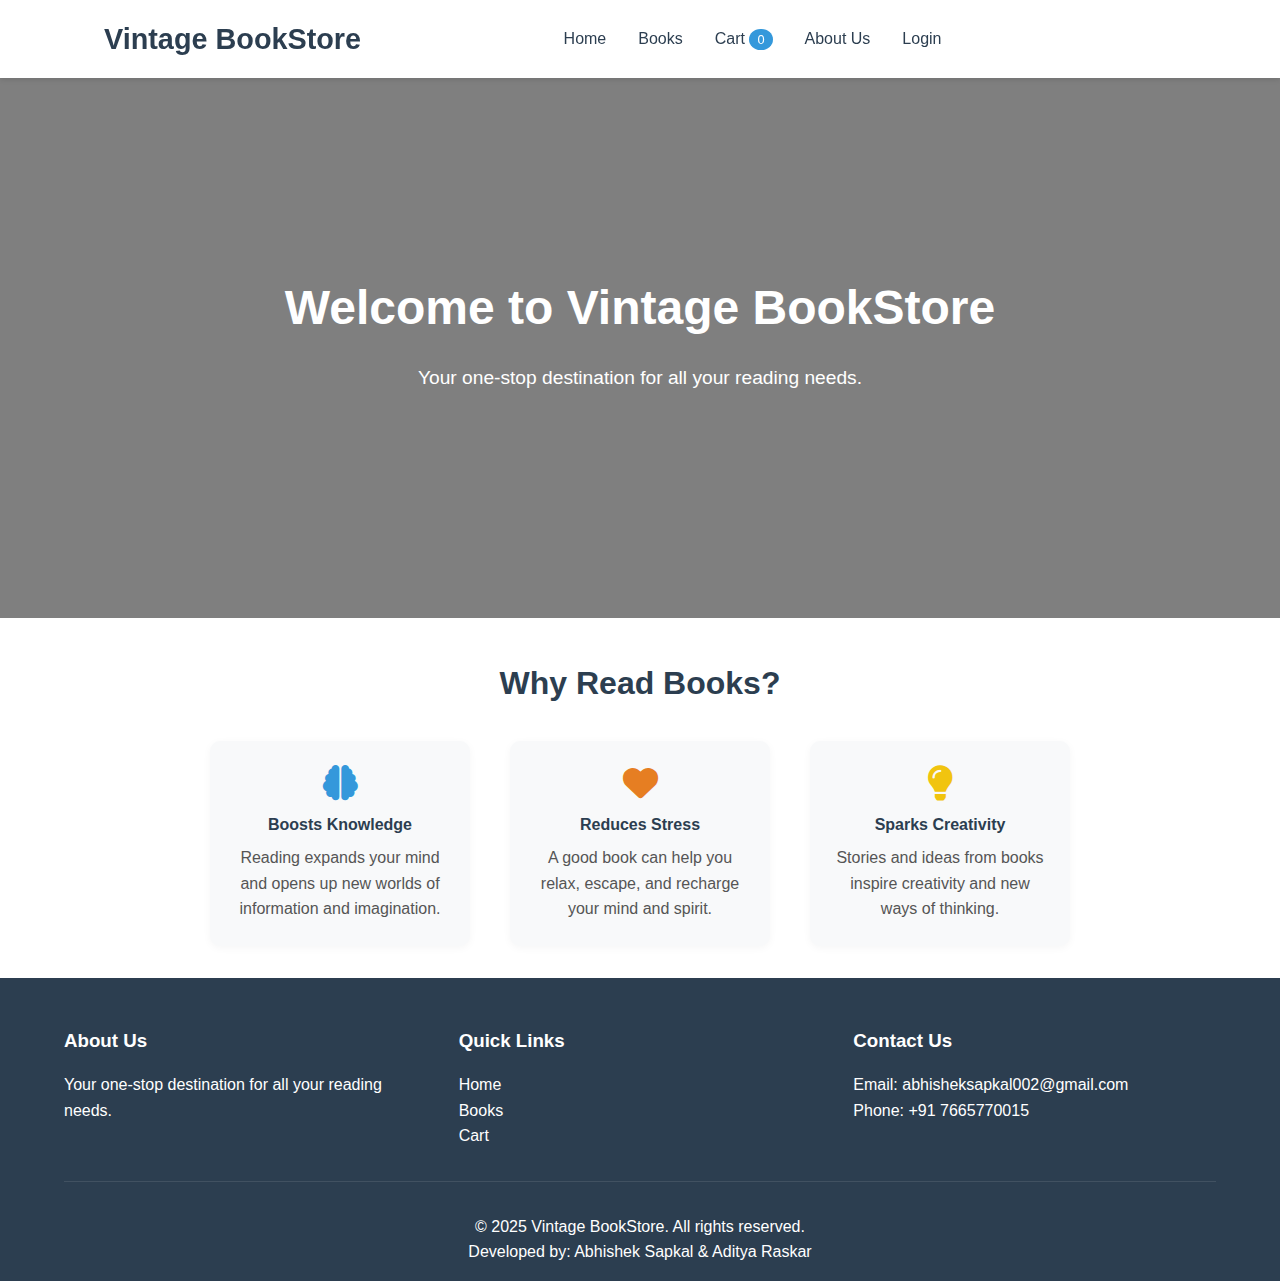
<file: wt/index.html>
<!DOCTYPE html>
<html lang="en">
<head>
    <meta charset="UTF-8">
    <meta name="viewport" content="width=device-width, initial-scale=1.0">
    <title>Vintage BookStore - Your Online Book Shop</title>
    <link rel="stylesheet" href="styles.css">
    <link rel="stylesheet" href="https://cdnjs.cloudflare.com/ajax/libs/font-awesome/6.0.0/css/all.min.css">
</head>
<body>
    <header>
        <nav>
            <div class="logo">
                <h1>Vintage BookStore</h1>
            </div>
            <ul class="nav-links">
                <li><a href="index.html">Home</a></li>
                <li><a href="products.html">Books</a></li>
                <li><a href="cart.html">Cart <span id="cart-count">0</span></a></li>
                <li><a href="about.html">About Us</a></li>
                <li><a href="login.html">Login</a></li>
            </ul>
            <div id="user-info" style="float:right; margin-right: 2rem; font-weight: 500; position:relative; cursor:pointer;"></div>
            <div id="user-dropdown" style="display:none; position:absolute; top:60px; right:2rem; background:white; box-shadow:0 2px 8px rgba(0,0,0,0.15); border-radius:8px; min-width:200px; z-index:1000; padding:1rem;">
                <div id="dropdownName" style="font-weight:600;"></div>
                <div id="dropdownEmail" style="font-size:0.95rem; color:#555;"></div>
                <button id="dropdownLogout" style="margin-top:1rem; width:100%; background:#e74c3c; color:white; border:none; border-radius:5px; padding:0.6rem 0; font-size:1rem; cursor:pointer;">Logout</button>
            </div>
        </nav>
    </header>
    <main>
        <section class="hero">
            <div class="hero-content">
                <h2>Welcome to Vintage BookStore</h2>
                <p>Your one-stop destination for all your reading needs.</p>
            </div>
        </section>
        <section class="why-read" style="background:#fff; padding:2.5rem 0 2rem 0;">
            <div style="max-width:900px; margin:0 auto; text-align:center;">
                <h3 style="font-size:2rem; color:#2c3e50; margin-bottom:1.2rem;">Why Read Books?</h3>
                <div style="display:flex; flex-wrap:wrap; justify-content:center; gap:2.5rem; margin-top:2rem;">
                    <div style="flex:1 1 220px; min-width:220px; max-width:260px; background:#f8f9fa; border-radius:10px; padding:1.5rem; box-shadow:0 2px 8px rgba(0,0,0,0.04);">
                        <i class="fa fa-brain" style="font-size:2.2rem; color:#3498db; margin-bottom:0.7rem;"></i>
                        <h4 style="color:#2c3e50; margin-bottom:0.5rem;">Boosts Knowledge</h4>
                        <p style="color:#555;">Reading expands your mind and opens up new worlds of information and imagination.</p>
                    </div>
                    <div style="flex:1 1 220px; min-width:220px; max-width:260px; background:#f8f9fa; border-radius:10px; padding:1.5rem; box-shadow:0 2px 8px rgba(0,0,0,0.04);">
                        <i class="fa fa-heart" style="font-size:2.2rem; color:#e67e22; margin-bottom:0.7rem;"></i>
                        <h4 style="color:#2c3e50; margin-bottom:0.5rem;">Reduces Stress</h4>
                        <p style="color:#555;">A good book can help you relax, escape, and recharge your mind and spirit.</p>
                    </div>
                    <div style="flex:1 1 220px; min-width:220px; max-width:260px; background:#f8f9fa; border-radius:10px; padding:1.5rem; box-shadow:0 2px 8px rgba(0,0,0,0.04);">
                        <i class="fa fa-lightbulb" style="font-size:2.2rem; color:#f1c40f; margin-bottom:0.7rem;"></i>
                        <h4 style="color:#2c3e50; margin-bottom:0.5rem;">Sparks Creativity</h4>
                        <p style="color:#555;">Stories and ideas from books inspire creativity and new ways of thinking.</p>
                    </div>
                </div>
            </div>
        </section>
        <!-- Add your main content here -->
    </main>
    <footer>
        <div class="footer-content">
            <div class="footer-section">
                <h3>About Us</h3>
                <p>Your one-stop destination for all your reading needs.</p>
            </div>
            <div class="footer-section">
                <h3>Quick Links</h3>
                <ul>
                    <li><a href="index.html">Home</a></li>
                    <li><a href="products.html">Books</a></li>
                    <li><a href="cart.html">Cart</a></li>
                </ul>
            </div>
            <div class="footer-section">
                <h3>Contact Us</h3>
                <p>Email: abhisheksapkal002@gmail.com</p>
                <p>Phone: +91 7665770015</p>
            </div>
        </div>
        <div class="footer-bottom">
            <p>&copy; 2025 Vintage BookStore. All rights reserved.</p>
            <p>Developed by: Abhishek Sapkal & Aditya Raskar</p>
        </div>
    </footer>
    <script src="script.js"></script>
    <script>
        // User info in nav
        document.addEventListener('DOMContentLoaded', function() {
            const userInfoDiv = document.getElementById('user-info');
            const userDropdown = document.getElementById('user-dropdown');
            const userName = localStorage.getItem('userName');
            const userEmail = localStorage.getItem('userEmail');
            if (userName || userEmail) {
                userInfoDiv.innerHTML = '<i class="fa fa-user" style="margin-right:6px;"></i>' + (userName ? userName : userEmail);
                // Fill dropdown info
                document.getElementById('dropdownName').textContent = userName ? userName : '';
                document.getElementById('dropdownEmail').textContent = userEmail ? userEmail : '';
                // Show/hide dropdown on click
                userInfoDiv.addEventListener('click', function(e) {
                    e.stopPropagation();
                    userDropdown.style.display = userDropdown.style.display === 'block' ? 'none' : 'block';
                });
                // Hide dropdown when clicking outside
                document.addEventListener('click', function(e) {
                    if (userDropdown.style.display === 'block') {
                        userDropdown.style.display = 'none';
                    }
                });
                // Logout button logic
                document.getElementById('dropdownLogout').addEventListener('click', function() {
                    localStorage.removeItem('userName');
                    localStorage.removeItem('userEmail');
                    localStorage.removeItem('userPassword');
                    userInfoDiv.textContent = '';
                    userDropdown.style.display = 'none';
                    window.location.reload();
                });
            } else {
                userInfoDiv.textContent = '';
            }
        });
    </script>
</body>
</html>
</file>
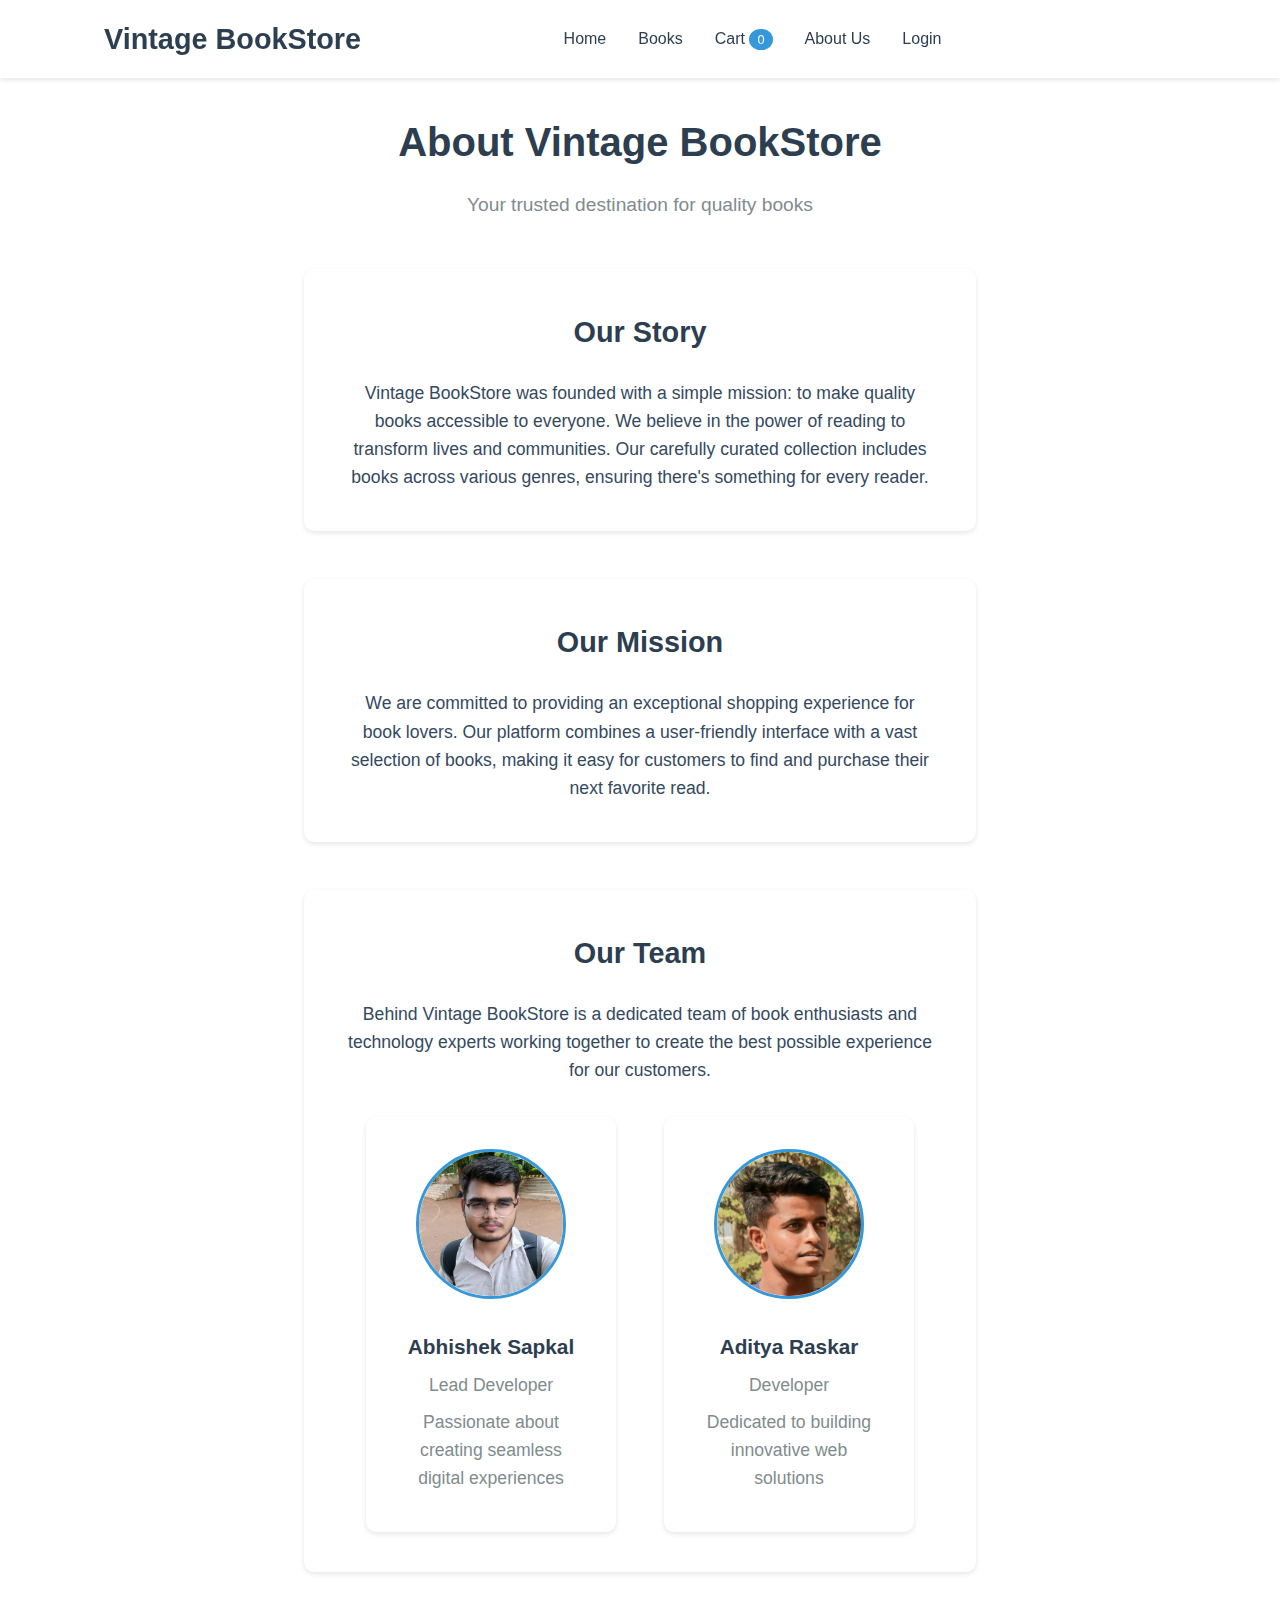
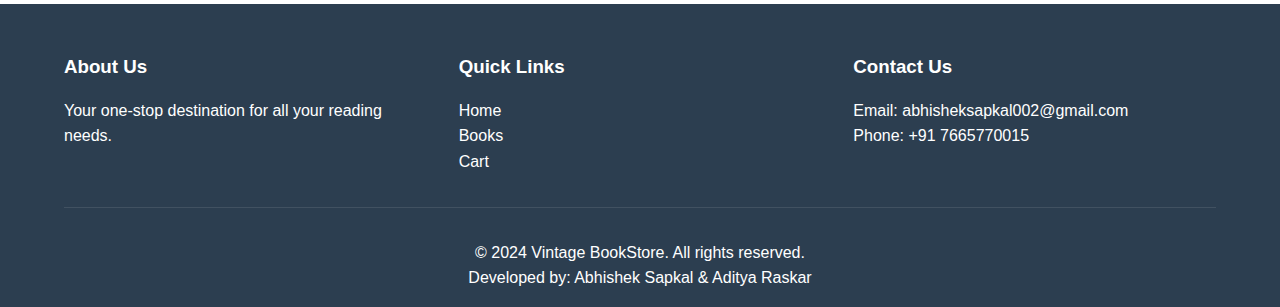
<file: wt/about.html>
<!DOCTYPE html>
<html lang="en">
<head>
    <meta charset="UTF-8">
    <meta name="viewport" content="width=device-width, initial-scale=1.0">
    <title>About Us - Vintage BookStore</title>
    <link rel="stylesheet" href="styles.css">
    <link rel="stylesheet" href="https://cdnjs.cloudflare.com/ajax/libs/font-awesome/6.0.0/css/all.min.css">
    <style>
        .about-container {
            padding: 2rem 5%;
            max-width: 800px;
            margin: 0 auto;
            text-align: center;
        }
        
        .about-header {
            text-align: center;
            margin-bottom: 3rem;
        }
        
        .about-header h2 {
            font-size: 2.5rem;
            color: #2c3e50;
            margin-bottom: 1rem;
        }
        
        .about-header p {
            font-size: 1.2rem;
            color: #7f8c8d;
        }
        
        .about-content {
            display: flex;
            flex-direction: column;
            gap: 3rem;
            align-items: center;
        }
        
        .about-section {
            background: white;
            padding: 2.5rem;
            border-radius: 10px;
            box-shadow: 0 2px 5px rgba(0,0,0,0.1);
            width: 100%;
            max-width: 700px;
        }
        
        .about-section h3 {
            font-size: 1.8rem;
            color: #2c3e50;
            margin-bottom: 1.5rem;
        }
        
        .about-section p {
            font-size: 1.1rem;
            line-height: 1.6;
            color: #34495e;
        }
        
        .team-section {
            display: flex;
            justify-content: center;
            gap: 3rem;
            margin-top: 2rem;
            flex-wrap: wrap;
        }
        
        .team-member {
            text-align: center;
            padding: 2rem;
            background: white;
            border-radius: 10px;
            box-shadow: 0 2px 5px rgba(0,0,0,0.1);
            width: 250px;
        }
        
        .team-member img {
            width: 150px;
            height: 150px;
            border-radius: 50%;
            margin-bottom: 1.5rem;
            object-fit: cover;
            border: 3px solid #3498db;
        }
        
        .team-member h4 {
            font-size: 1.3rem;
            color: #2c3e50;
            margin-bottom: 0.5rem;
        }
        
        .team-member p {
            color: #7f8c8d;
            margin-bottom: 0.5rem;
        }
    </style>
</head>
<body>
    <header>
        <nav>
            <div class="logo">
                <h1>Vintage BookStore</h1>
            </div>
            <ul class="nav-links">
                <li><a href="index.html">Home</a></li>
                <li><a href="products.html">Books</a></li>
                <li><a href="cart.html">Cart <span id="cart-count">0</span></a></li>
                <li><a href="about.html">About Us</a></li>
                <li><a href="login.html">Login</a></li>
            </ul>
            <div id="user-info" style="float:right; margin-right: 2rem; font-weight: 500; position:relative; cursor:pointer;"></div>
            <div id="user-dropdown" style="display:none; position:absolute; top:60px; right:2rem; background:white; box-shadow:0 2px 8px rgba(0,0,0,0.15); border-radius:8px; min-width:200px; z-index:1000; padding:1rem;">
                <div id="dropdownName" style="font-weight:600;"></div>
                <div id="dropdownEmail" style="font-size:0.95rem; color:#555;"></div>
                <button id="dropdownLogout" style="margin-top:1rem; width:100%; background:#e74c3c; color:white; border:none; border-radius:5px; padding:0.6rem 0; font-size:1rem; cursor:pointer;">Logout</button>
            </div>
        </nav>
    </header>

    <main>
        <div class="about-container">
            <div class="about-header">
                <h2>About Vintage BookStore</h2>
                <p>Your trusted destination for quality books</p>
            </div>
            
            <div class="about-content">
                <section class="about-section">
                    <h3>Our Story</h3>
                    <p>Vintage BookStore was founded with a simple mission: to make quality books accessible to everyone. We believe in the power of reading to transform lives and communities. Our carefully curated collection includes books across various genres, ensuring there's something for every reader.</p>
                </section>
                
                <section class="about-section">
                    <h3>Our Mission</h3>
                    <p>We are committed to providing an exceptional shopping experience for book lovers. Our platform combines a user-friendly interface with a vast selection of books, making it easy for customers to find and purchase their next favorite read.</p>
                </section>
                
                <section class="about-section">
                    <h3>Our Team</h3>
                    <p>Behind Vintage BookStore is a dedicated team of book enthusiasts and technology experts working together to create the best possible experience for our customers.</p>
                    
                    <div class="team-section">
                        <div class="team-member">
                            <img src="image\team-member-1.jpg" alt="Abhishek Sapkal">
                            <h4>Abhishek Sapkal</h4>
                            <p>Lead Developer</p>
                            <p>Passionate about creating seamless digital experiences</p>
                        </div>
                        
                        <div class="team-member">
                            <img src="image\team-member-2.jpg" alt="Aditya Raskar">
                            <h4>Aditya Raskar</h4>
                            <p>Developer</p>
                            <p>Dedicated to building innovative web solutions</p>
                        </div>
                    </div>
                </section>
            </div>
        </div>
    </main>

    <footer>
        <div class="footer-content">
            <div class="footer-section">
                <h3>About Us</h3>
                <p>Your one-stop destination for all your reading needs.</p>
            </div>
            <div class="footer-section">
                <h3>Quick Links</h3>
                <ul>
                    <li><a href="index.html">Home</a></li>
                    <li><a href="products.html">Books</a></li>
                    <li><a href="cart.html">Cart</a></li>
                </ul>
            </div>
            <div class="footer-section">
                <h3>Contact Us</h3>
                <p>Email: abhisheksapkal002@gmail.com</p>
                <p>Phone: +91 7665770015</p>
            </div>
        </div>
        <div class="footer-bottom">
            <p>&copy; 2024 Vintage BookStore. All rights reserved.</p>
            <p>Developed by: Abhishek Sapkal & Aditya Raskar</p>
        </div>
    </footer>

    <script src="script.js"></script>
    <script>
        // User info in nav
        document.addEventListener('DOMContentLoaded', function() {
            const userInfoDiv = document.getElementById('user-info');
            const userDropdown = document.getElementById('user-dropdown');
            const userName = localStorage.getItem('userName');
            const userEmail = localStorage.getItem('userEmail');
            if (userName || userEmail) {
                userInfoDiv.innerHTML = '<i class="fa fa-user" style="margin-right:6px;"></i>' + (userName ? userName : userEmail);
                // Fill dropdown info
                document.getElementById('dropdownName').textContent = userName ? userName : '';
                document.getElementById('dropdownEmail').textContent = userEmail ? userEmail : '';
                // Show/hide dropdown on click
                userInfoDiv.addEventListener('click', function(e) {
                    e.stopPropagation();
                    userDropdown.style.display = userDropdown.style.display === 'block' ? 'none' : 'block';
                });
                // Hide dropdown when clicking outside
                document.addEventListener('click', function(e) {
                    if (userDropdown.style.display === 'block') {
                        userDropdown.style.display = 'none';
                    }
                });
                // Logout button logic
                document.getElementById('dropdownLogout').addEventListener('click', function() {
                    localStorage.removeItem('userName');
                    localStorage.removeItem('userEmail');
                    localStorage.removeItem('userPassword');
                    userInfoDiv.textContent = '';
                    userDropdown.style.display = 'none';
                    window.location.reload();
                });
            } else {
                userInfoDiv.textContent = '';
            }
        });
    </script>
</body>
</html>
</file>
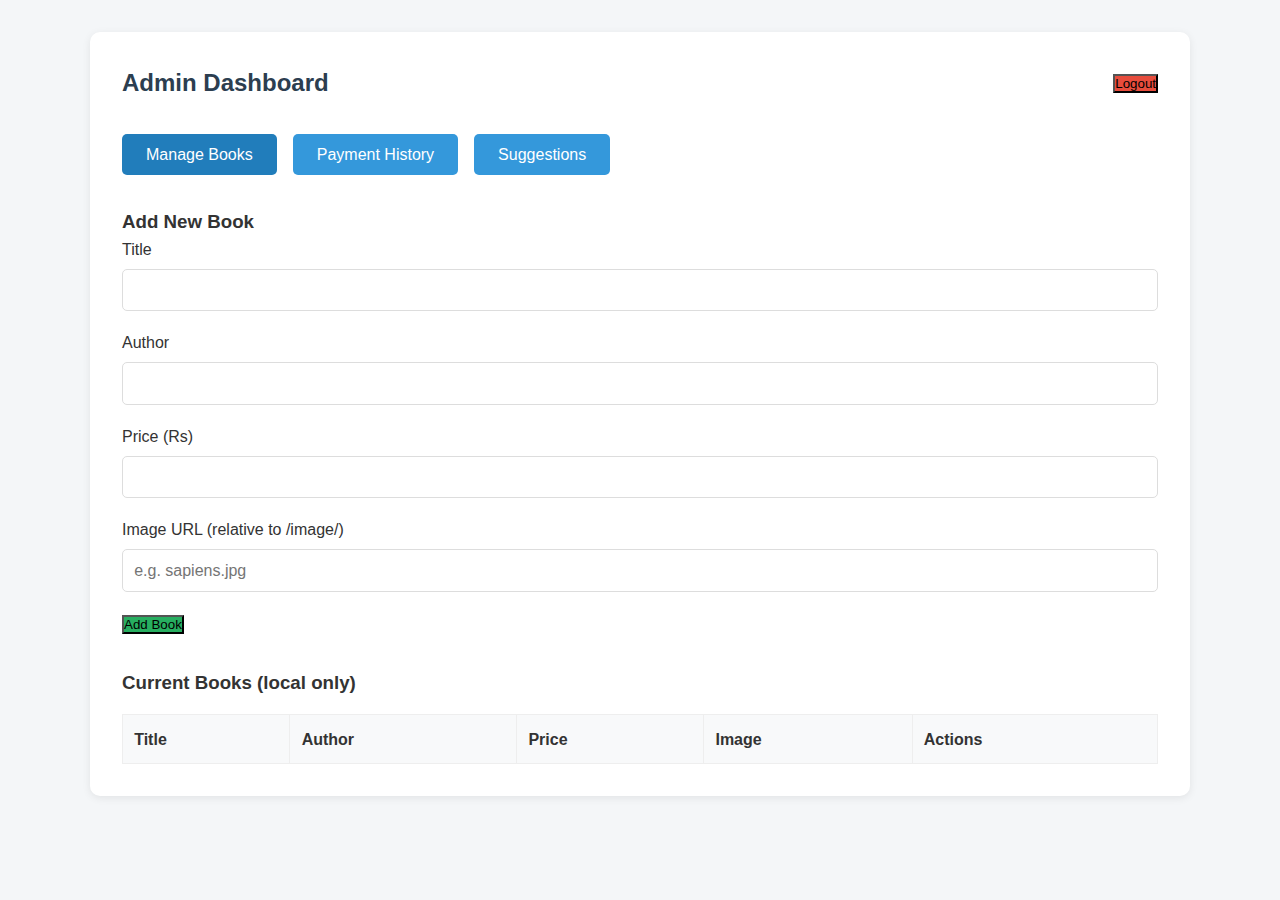
<file: wt/admin.html>
<!DOCTYPE html>
<html lang="en">
<head>
    <meta charset="UTF-8">
    <meta name="viewport" content="width=device-width, initial-scale=1.0">
    <title>Admin Dashboard - BookStore</title>
    <link rel="stylesheet" href="styles.css">
    <link rel="stylesheet" href="https://cdnjs.cloudflare.com/ajax/libs/font-awesome/6.0.0/css/all.min.css">
    <style>
        body { background: #f4f6f8; }
        .admin-container { max-width: 1100px; margin: 2rem auto; background: #fff; border-radius: 10px; box-shadow: 0 2px 8px rgba(0,0,0,0.08); padding: 2rem; }
        .admin-header { display: flex; justify-content: space-between; align-items: center; margin-bottom: 2rem; }
        .admin-header h2 { color: #2c3e50; }
        .admin-nav { display: flex; gap: 1rem; margin-bottom: 2rem; }
        .admin-nav button { background: #3498db; color: #fff; border: none; border-radius: 5px; padding: 0.7rem 1.5rem; font-size: 1rem; cursor: pointer; transition: background 0.2s; }
        .admin-nav button.active, .admin-nav button:hover { background: #217dbb; }
        .admin-section { display: none; }
        .admin-section.active { display: block; }
        .form-group { margin-bottom: 1.2rem; }
        .form-group label { display: block; margin-bottom: 0.4rem; font-weight: 500; }
        .form-group input, .form-group textarea { width: 100%; padding: 0.7rem; border: 1px solid #ddd; border-radius: 5px; font-size: 1rem; }
        .admin-table { width: 100%; border-collapse: collapse; margin-top: 1rem; }
        .admin-table th, .admin-table td { border: 1px solid #eee; padding: 0.7rem; text-align: left; }
        .admin-table th { background: #f8f9fa; }
        .admin-table tr:nth-child(even) { background: #f4f6f8; }
        .admin-actions { display: flex; gap: 0.5rem; }
        .admin-actions button { background: #e74c3c; color: #fff; border: none; border-radius: 3px; padding: 0.3rem 0.8rem; cursor: pointer; font-size: 0.95rem; }
        .admin-actions button.edit { background: #f1c40f; color: #333; }
        .success-message { color: #27ae60; margin-bottom: 1rem; }
        .error-message { color: #e74c3c; margin-bottom: 1rem; }
    </style>
</head>
<body>
    <div class="admin-container">
        <div class="admin-header">
            <h2>Admin Dashboard</h2>
            <button onclick="window.location.href='index.html'" style="background:#e74c3c;">Logout</button>
        </div>
        <div class="admin-nav">
            <button class="active" id="navBooks">Manage Books</button>
            <button id="navPayments">Payment History</button>
            <button id="navSuggestions">Suggestions</button>
        </div>
        <!-- Manage Books Section -->
        <div class="admin-section active" id="sectionBooks">
            <h3>Add New Book</h3>
            <form id="addBookForm">
                <div class="form-group">
                    <label for="bookTitle">Title</label>
                    <input type="text" id="bookTitle" required>
                </div>
                <div class="form-group">
                    <label for="bookAuthor">Author</label>
                    <input type="text" id="bookAuthor" required>
                </div>
                <div class="form-group">
                    <label for="bookPrice">Price (Rs)</label>
                    <input type="number" id="bookPrice" required min="1">
                </div>
                <div class="form-group">
                    <label for="bookImage">Image URL (relative to /image/)</label>
                    <input type="text" id="bookImage" placeholder="e.g. sapiens.jpg" required>
                </div>
                <button type="submit" style="background:#27ae60;">Add Book</button>
                <div class="success-message" id="addBookSuccess" style="display:none;">Book added successfully!</div>
            </form>
            <h3 style="margin-top:2rem;">Current Books (local only)</h3>
            <table class="admin-table" id="booksTable">
                <thead>
                    <tr><th>Title</th><th>Author</th><th>Price</th><th>Image</th><th>Actions</th></tr>
                </thead>
                <tbody></tbody>
            </table>
        </div>
        <!-- Payment History Section -->
        <div class="admin-section" id="sectionPayments">
            <h3>Payment History</h3>
            <p>(Demo) List of payments will appear here. Integrate with backend for real data.</p>
            <table class="admin-table">
                <thead><tr><th>User</th><th>Books</th><th>Amount</th><th>Date</th></tr></thead>
                <tbody>
                    <tr><td>user1@email.com</td><td>Deep Work, Atomic Habits</td><td>Rs.598</td><td>2024-04-28</td></tr>
                    <tr><td>user2@email.com</td><td>Sapiens</td><td>Rs.349</td><td>2024-04-27</td></tr>
                </tbody>
            </table>
        </div>
        <!-- Suggestions Section -->
        <div class="admin-section" id="sectionSuggestions">
            <h3>Admin Features Suggestions</h3>
            <ul>
                <li>View and manage all users</li>
                <li>Edit or remove books</li>
                <li>View detailed payment/order history</li>
                <li>Send notifications to users</li>
                <li>Manage website content (About, Contact, etc.)</li>
                <li>Analytics dashboard (sales, users, etc.)</li>
            </ul>
        </div>
    </div>
    <script>
        // Tab navigation
        const navBooks = document.getElementById('navBooks');
        const navPayments = document.getElementById('navPayments');
        const navSuggestions = document.getElementById('navSuggestions');
        const sectionBooks = document.getElementById('sectionBooks');
        const sectionPayments = document.getElementById('sectionPayments');
        const sectionSuggestions = document.getElementById('sectionSuggestions');
        navBooks.onclick = () => {
            navBooks.classList.add('active');
            navPayments.classList.remove('active');
            navSuggestions.classList.remove('active');
            sectionBooks.classList.add('active');
            sectionPayments.classList.remove('active');
            sectionSuggestions.classList.remove('active');
        };
        navPayments.onclick = () => {
            navPayments.classList.add('active');
            navBooks.classList.remove('active');
            navSuggestions.classList.remove('active');
            sectionPayments.classList.add('active');
            sectionBooks.classList.remove('active');
            sectionSuggestions.classList.remove('active');
        };
        navSuggestions.onclick = () => {
            navSuggestions.classList.add('active');
            navBooks.classList.remove('active');
            navPayments.classList.remove('active');
            sectionSuggestions.classList.add('active');
            sectionBooks.classList.remove('active');
            sectionPayments.classList.remove('active');
        };
        // Book management (local only, demo)
        const addBookForm = document.getElementById('addBookForm');
        const booksTableBody = document.querySelector('#booksTable tbody');
        const addBookSuccess = document.getElementById('addBookSuccess');
        let books = JSON.parse(localStorage.getItem('adminBooks')) || [];
        function renderBooks() {
            booksTableBody.innerHTML = '';
            books.forEach((book, idx) => {
                const tr = document.createElement('tr');
                tr.innerHTML = `<td>${book.title}</td><td>${book.author}</td><td>Rs.${book.price}</td><td><img src="image/${book.image}" alt="" style="height:40px;"></td><td class="admin-actions"><button onclick="deleteBook(${idx})">Delete</button></td>`;
                booksTableBody.appendChild(tr);
            });
        }
        window.deleteBook = function(idx) {
            books.splice(idx, 1);
            localStorage.setItem('adminBooks', JSON.stringify(books));
            renderBooks();
        };
        addBookForm.onsubmit = function(e) {
            e.preventDefault();
            const title = document.getElementById('bookTitle').value.trim();
            const author = document.getElementById('bookAuthor').value.trim();
            const price = document.getElementById('bookPrice').value;
            const image = document.getElementById('bookImage').value.trim();
            if (title && author && price && image) {
                books.push({ title, author, price, image });
                localStorage.setItem('adminBooks', JSON.stringify(books));
                renderBooks();
                addBookSuccess.style.display = 'block';
                setTimeout(() => { addBookSuccess.style.display = 'none'; }, 1500);
                addBookForm.reset();
            }
        };
        renderBooks();
    </script>
</body>
</html>
</file>
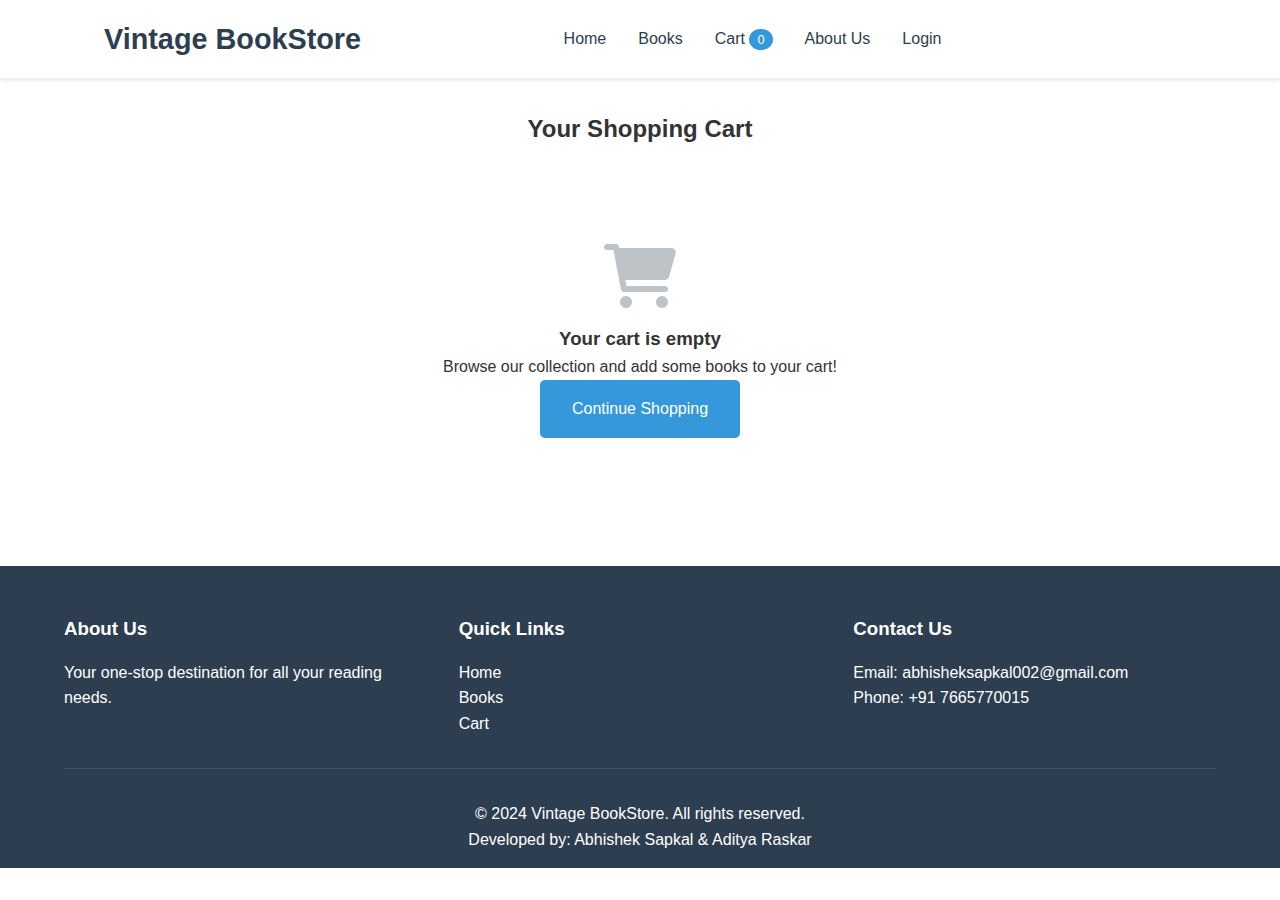
<file: wt/cart.html>
<!DOCTYPE html>
<html lang="en">
<head>
    <meta charset="UTF-8">
    <meta name="viewport" content="width=device-width, initial-scale=1.0">
    <title>Cart - Vintage BookStore</title>
    <link rel="stylesheet" href="styles.css">
    <link rel="stylesheet" href="https://cdnjs.cloudflare.com/ajax/libs/font-awesome/6.0.0/css/all.min.css">
    <style>
        .cart-container {
            padding: 2rem 5%;
            max-width: 1200px;
            margin: 0 auto;
        }
        
        .cart-header {
            text-align: center;
            margin-bottom: 2rem;
        }
        
        .cart-items {
            display: grid;
            gap: 1rem;
            margin-bottom: 2rem;
        }
        
        .cart-item {
            display: grid;
            grid-template-columns: 100px 1fr auto auto;
            gap: 1rem;
            align-items: center;
            padding: 1rem;
            background: white;
            border-radius: 10px;
            box-shadow: 0 2px 5px rgba(0,0,0,0.1);
        }
        
        .cart-item img {
            width: 100px;
            height: 150px;
            object-fit: cover;
            border-radius: 5px;
        }
        
        .item-details h3 {
            margin-bottom: 0.5rem;
        }
        
        .quantity-controls {
            display: flex;
            align-items: center;
            gap: 0.5rem;
        }
        
        .quantity-controls button {
            padding: 0.25rem 0.5rem;
            border: none;
            background: #3498db;
            color: white;
            border-radius: 3px;
            cursor: pointer;
        }
        
        .remove-item {
            color: #e74c3c;
            cursor: pointer;
        }
        
        .cart-summary {
            background: white;
            padding: 2rem;
            border-radius: 10px;
            box-shadow: 0 2px 5px rgba(0,0,0,0.1);
        }
        
        .summary-row {
            display: flex;
            justify-content: space-between;
            margin-bottom: 1rem;
        }
        
        .checkout-btn {
            width: 100%;
            padding: 1rem;
            background: #3498db;
            color: white;
            border: none;
            border-radius: 5px;
            cursor: pointer;
            font-size: 1.1rem;
            transition: background-color 0.3s;
        }
        
        .checkout-btn:hover {
            background: #2980b9;
        }
        
        .empty-cart {
            text-align: center;
            padding: 4rem;
        }
        
        .empty-cart i {
            font-size: 4rem;
            color: #bdc3c7;
            margin-bottom: 1rem;
        }
    </style>
</head>
<body>
    <header>
        <nav>
            <div class="logo">
                <h1>Vintage BookStore</h1>
            </div>
            <ul class="nav-links">
                <li><a href="index.html">Home</a></li>
                <li><a href="products.html">Books</a></li>
                <li><a href="cart.html">Cart <span id="cart-count">0</span></a></li>
                <li><a href="about.html">About Us</a></li>
                <li><a href="login.html">Login</a></li>
            </ul>
            <div id="user-info" style="float:right; margin-right: 2rem; font-weight: 500; position:relative; cursor:pointer;"></div>
            <div id="user-dropdown" style="display:none; position:absolute; top:60px; right:2rem; background:white; box-shadow:0 2px 8px rgba(0,0,0,0.15); border-radius:8px; min-width:200px; z-index:1000; padding:1rem;">
                <div id="dropdownName" style="font-weight:600;"></div>
                <div id="dropdownEmail" style="font-size:0.95rem; color:#555;"></div>
                <button id="dropdownLogout" style="margin-top:1rem; width:100%; background:#e74c3c; color:white; border:none; border-radius:5px; padding:0.6rem 0; font-size:1rem; cursor:pointer;">Logout</button>
            </div>
        </nav>
    </header>

    <main>
        <div class="cart-container">
            <div class="cart-header">
                <h2>Your Shopping Cart</h2>
            </div>
            
            <div id="cart-items" class="cart-items">
                <!-- Cart items will be dynamically added here -->
            </div>
            
            <div id="cart-summary" class="cart-summary">
                <div class="summary-row">
                    <span>Subtotal:</span>
                    <span id="subtotal">Rs.0.00</span>
                </div>
                <div class="summary-row">
                    <span>Shipping:</span>
                    <span>Rs.5.00</span>
                </div>
                <div class="summary-row">
                    <span>Total:</span>
                    <span id="total">Rs.0.00</span>
                </div>
                <a href="checkout.html" class="checkout-btn" id="proceedToCheckout">Proceed to Checkout</a>
            </div>
        </div>
    </main>

    <footer>
        <div class="footer-content">
            <div class="footer-section">
                <h3>About Us</h3>
                <p>Your one-stop destination for all your reading needs.</p>
            </div>
            <div class="footer-section">
                <h3>Quick Links</h3>
                <ul>
                    <li><a href="index.html">Home</a></li>
                    <li><a href="products.html">Books</a></li>
                    <li><a href="cart.html">Cart</a></li>
                </ul>
            </div>
            <div class="footer-section">
                <h3>Contact Us</h3>
                <p>Email: abhisheksapkal002@gmail.com</p>
                <p>Phone: +91 7665770015</p>
            </div>
        </div>
        <div class="footer-bottom">
            <p>&copy; 2024 Vintage BookStore. All rights reserved.</p>
            <p>Developed by: Abhishek Sapkal & Aditya Raskar</p>
        </div>
    </footer>

    <script src="script.js"></script>
    <script>
        // Cart functionality
        document.addEventListener('DOMContentLoaded', () => {
            const cart = JSON.parse(localStorage.getItem('cart')) || [];
            const cartItemsContainer = document.getElementById('cart-items');
            const subtotalElement = document.getElementById('subtotal');
            const totalElement = document.getElementById('total');
            
            function updateCartDisplay() {
                cartItemsContainer.innerHTML = '';
                
                if (cart.length === 0) {
                    cartItemsContainer.innerHTML = `
                        <div class="empty-cart">
                            <i class="fas fa-shopping-cart"></i>
                            <h3>Your cart is empty</h3>
                            <p>Browse our collection and add some books to your cart!</p>
                            <a href="products.html" class="btn">Continue Shopping</a>
                        </div>
                    `;
                    document.getElementById('cart-summary').style.display = 'none';
                    return;
                }
                
                let subtotal = 0;
                
                cart.forEach((item, index) => {
                    const price = parseFloat(item.price.replace('Rs.', '').trim());
                    subtotal += price * item.quantity;
                    
                    const cartItem = document.createElement('div');
                    cartItem.className = 'cart-item';
                    cartItem.innerHTML = `
                        <img src="${item.image}" alt="${item.title}">
                        <div class="item-details">
                            <h3>${item.title}</h3>
                            <p>${item.price}</p>
                        </div>
                        <div class="quantity-controls">
                            <button onclick="updateQuantity(${index}, -1)">-</button>
                            <span>${item.quantity}</span>
                            <button onclick="updateQuantity(${index}, 1)">+</button>
                        </div>
                        <div class="remove-item" onclick="removeItem(${index})">
                            <i class="fas fa-trash"></i>
                        </div>
                    `;
                    
                    cartItemsContainer.appendChild(cartItem);
                });
                
                const shipping = 5.00;
                const total = subtotal + shipping;
                
                // Display Rs.NaN if subtotal or total is NaN
                subtotalElement.textContent = isNaN(subtotal) ? 'Rs.NaN' : `Rs.${subtotal.toFixed(2)}`;
                totalElement.textContent = isNaN(total) ? 'Rs.NaN' : `Rs.${total.toFixed(2)}`;
                
                // Enable/disable checkout button
                const checkoutBtn = document.getElementById('proceedToCheckout');
                checkoutBtn.style.display = cart.length > 0 ? 'block' : 'none';
            }
            
            window.updateQuantity = (index, change) => {
                cart[index].quantity += change;
                if (cart[index].quantity < 1) {
                    cart[index].quantity = 1;
                }
                localStorage.setItem('cart', JSON.stringify(cart));
                updateCartDisplay();
                updateCartCount();
            };
            
            window.removeItem = (index) => {
                cart.splice(index, 1);
                localStorage.setItem('cart', JSON.stringify(cart));
                updateCartDisplay();
                updateCartCount();
            };
            
            updateCartDisplay();
        });

        // User info in nav
        document.addEventListener('DOMContentLoaded', function() {
            const userInfoDiv = document.getElementById('user-info');
            const userDropdown = document.getElementById('user-dropdown');
            const userName = localStorage.getItem('userName');
            const userEmail = localStorage.getItem('userEmail');
            if (userName || userEmail) {
                userInfoDiv.innerHTML = '<i class="fa fa-user" style="margin-right:6px;"></i>' + (userName ? userName : userEmail);
                // Fill dropdown info
                document.getElementById('dropdownName').textContent = userName ? userName : '';
                document.getElementById('dropdownEmail').textContent = userEmail ? userEmail : '';
                // Show/hide dropdown on click
                userInfoDiv.addEventListener('click', function(e) {
                    e.stopPropagation();
                    userDropdown.style.display = userDropdown.style.display === 'block' ? 'none' : 'block';
                });
                // Hide dropdown when clicking outside
                document.addEventListener('click', function(e) {
                    if (userDropdown.style.display === 'block') {
                        userDropdown.style.display = 'none';
                    }
                });
                // Logout button logic
                document.getElementById('dropdownLogout').addEventListener('click', function() {
                    localStorage.removeItem('userName');
                    localStorage.removeItem('userEmail');
                    localStorage.removeItem('userPassword');
                    userInfoDiv.textContent = '';
                    userDropdown.style.display = 'none';
                    window.location.reload();
                });
            } else {
                userInfoDiv.textContent = '';
            }
        });
    </script>
</body>
</html>
</file>
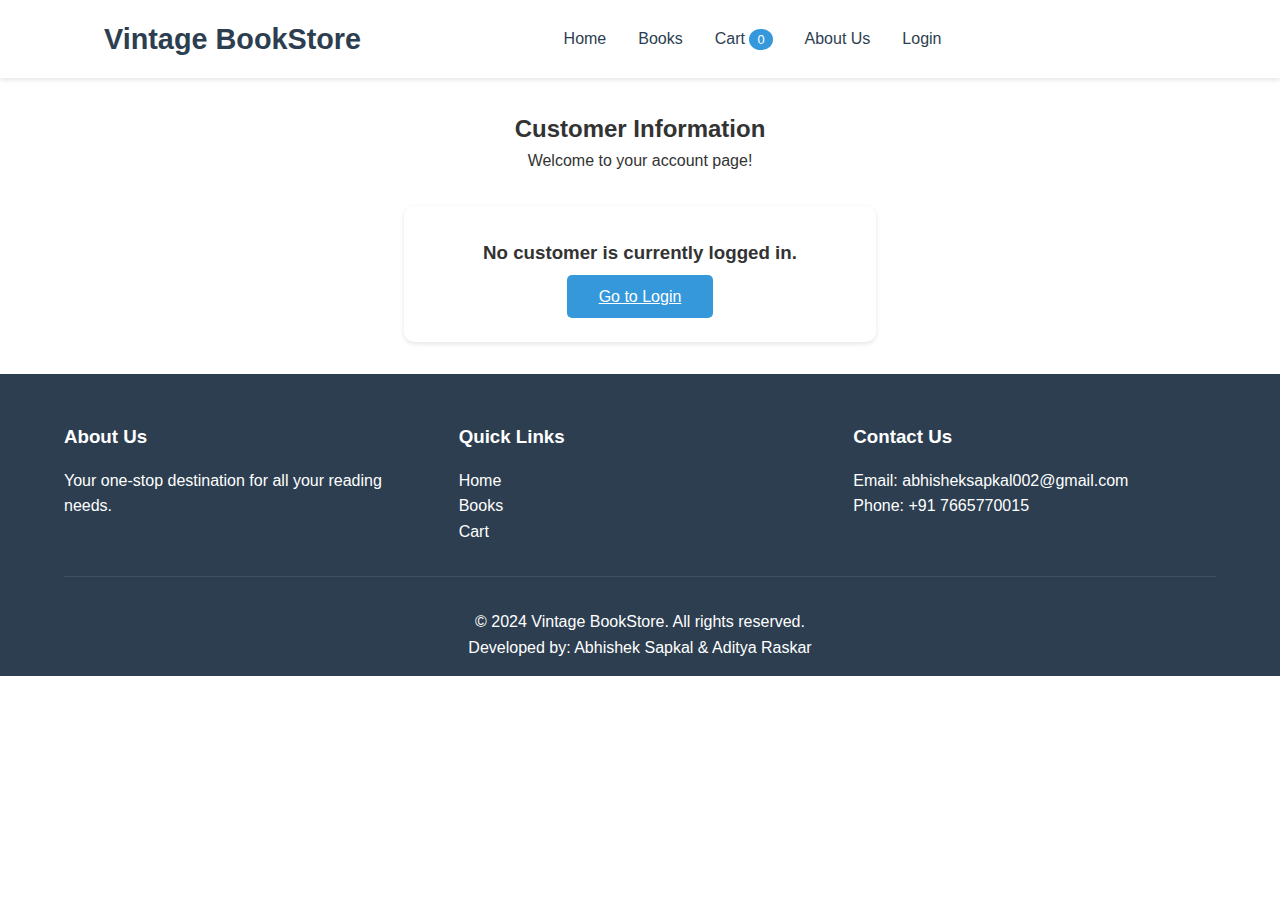
<file: wt/customer.html>
<!DOCTYPE html>
<html lang="en">
<head>
    <meta charset="UTF-8">
    <meta name="viewport" content="width=device-width, initial-scale=1.0">
    <title>Customer Information - Vintage BookStore</title>
    <link rel="stylesheet" href="styles.css">
    <link rel="stylesheet" href="https://cdnjs.cloudflare.com/ajax/libs/font-awesome/6.0.0/css/all.min.css">
    <style>
        .customer-container {
            padding: 2rem 5%;
            max-width: 600px;
            margin: 0 auto;
        }
        .customer-header {
            text-align: center;
            margin-bottom: 2rem;
        }
        .customer-info {
            background: white;
            padding: 2rem;
            border-radius: 10px;
            box-shadow: 0 2px 5px rgba(0,0,0,0.1);
            text-align: center;
        }
        .customer-info h3 {
            margin-bottom: 1rem;
        }
        .logout-btn {
            margin-top: 2rem;
            padding: 0.8rem 2rem;
            background: #e74c3c;
            color: white;
            border: none;
            border-radius: 5px;
            font-size: 1rem;
            cursor: pointer;
            transition: background 0.3s;
        }
        .logout-btn:hover {
            background: #c0392b;
        }
    </style>
</head>
<body>
    <header>
        <nav>
            <div class="logo">
                <h1>Vintage BookStore</h1>
            </div>
            <ul class="nav-links">
                <li><a href="index.html">Home</a></li>
                <li><a href="products.html">Books</a></li>
                <li><a href="cart.html">Cart <span id="cart-count">0</span></a></li>
                <li><a href="about.html">About Us</a></li>
                <li><a href="login.html">Login</a></li>
            </ul>
            <div id="user-info" style="float:right; margin-right: 2rem; font-weight: 500; position:relative; cursor:pointer;"></div>
            <div id="user-dropdown" style="display:none; position:absolute; top:60px; right:2rem; background:white; box-shadow:0 2px 8px rgba(0,0,0,0.15); border-radius:8px; min-width:200px; z-index:1000; padding:1rem;">
                <div id="dropdownName" style="font-weight:600;"></div>
                <div id="dropdownEmail" style="font-size:0.95rem; color:#555;"></div>
                <button id="dropdownLogout" style="margin-top:1rem; width:100%; background:#e74c3c; color:white; border:none; border-radius:5px; padding:0.6rem 0; font-size:1rem; cursor:pointer;">Logout</button>
            </div>
        </nav>
    </header>
    <main>
        <div class="customer-container">
            <div class="customer-header">
                <h2>Customer Information</h2>
                <p>Welcome to your account page!</p>
            </div>
            <div class="customer-info" id="customerInfo">
                <h3 id="customerName"></h3>
                <p id="customerEmail"></p>
            </div>
            <div class="customer-info" id="noCustomer" style="display:none;">
                <h3>No customer is currently logged in.</h3>
                <a href="login.html" class="logout-btn" style="background:#3498db;">Go to Login</a>
            </div>
        </div>
    </main>
    <footer>
        <div class="footer-content">
            <div class="footer-section">
                <h3>About Us</h3>
                <p>Your one-stop destination for all your reading needs.</p>
            </div>
            <div class="footer-section">
                <h3>Quick Links</h3>
                <ul>
                    <li><a href="index.html">Home</a></li>
                    <li><a href="products.html">Books</a></li>
                    <li><a href="cart.html">Cart</a></li>
                </ul>
            </div>
            <div class="footer-section">
                <h3>Contact Us</h3>
                <p>Email: abhisheksapkal002@gmail.com</p>
                <p>Phone: +91 7665770015</p>
            </div>
        </div>
        <div class="footer-bottom">
            <p>&copy; 2024 Vintage BookStore. All rights reserved.</p>
            <p>Developed by: Abhishek Sapkal & Aditya Raskar</p>
        </div>
    </footer>
    <script>
        document.addEventListener('DOMContentLoaded', function() {
            const name = localStorage.getItem('userName');
            const email = localStorage.getItem('userEmail');
            const customerInfo = document.getElementById('customerInfo');
            const noCustomer = document.getElementById('noCustomer');
            if (name && email) {
                document.getElementById('customerName').textContent = `Name: ${name}`;
                document.getElementById('customerEmail').textContent = `Email: ${email}`;
                customerInfo.style.display = 'block';
                noCustomer.style.display = 'none';
            } else {
                customerInfo.style.display = 'none';
                noCustomer.style.display = 'block';
            }
            document.getElementById('logoutBtn').addEventListener('click', function() {
                localStorage.removeItem('userName');
                localStorage.removeItem('userEmail');
                localStorage.removeItem('userPassword');
                customerInfo.style.display = 'none';
                noCustomer.style.display = 'block';
            });

            // User info in nav
            const userInfoDiv = document.getElementById('user-info');
            const userDropdown = document.getElementById('user-dropdown');
            const userName = localStorage.getItem('userName');
            const userEmail = localStorage.getItem('userEmail');
            if (userName || userEmail) {
                userInfoDiv.innerHTML = '<i class="fa fa-user" style="margin-right:6px;"></i>' + (userName ? userName : userEmail);
                // Fill dropdown info
                document.getElementById('dropdownName').textContent = userName ? userName : '';
                document.getElementById('dropdownEmail').textContent = userEmail ? userEmail : '';
                // Show/hide dropdown on click
                userInfoDiv.addEventListener('click', function(e) {
                    e.stopPropagation();
                    userDropdown.style.display = userDropdown.style.display === 'block' ? 'none' : 'block';
                });
                // Hide dropdown when clicking outside
                document.addEventListener('click', function(e) {
                    if (userDropdown.style.display === 'block') {
                        userDropdown.style.display = 'none';
                    }
                });
                // Logout button logic
                document.getElementById('dropdownLogout').addEventListener('click', function() {
                    localStorage.removeItem('userName');
                    localStorage.removeItem('userEmail');
                    localStorage.removeItem('userPassword');
                    userInfoDiv.textContent = '';
                    userDropdown.style.display = 'none';
                    window.location.reload();
                });
            } else {
                userInfoDiv.textContent = '';
            }
        });
    </script>
</body>
</html>
</file>
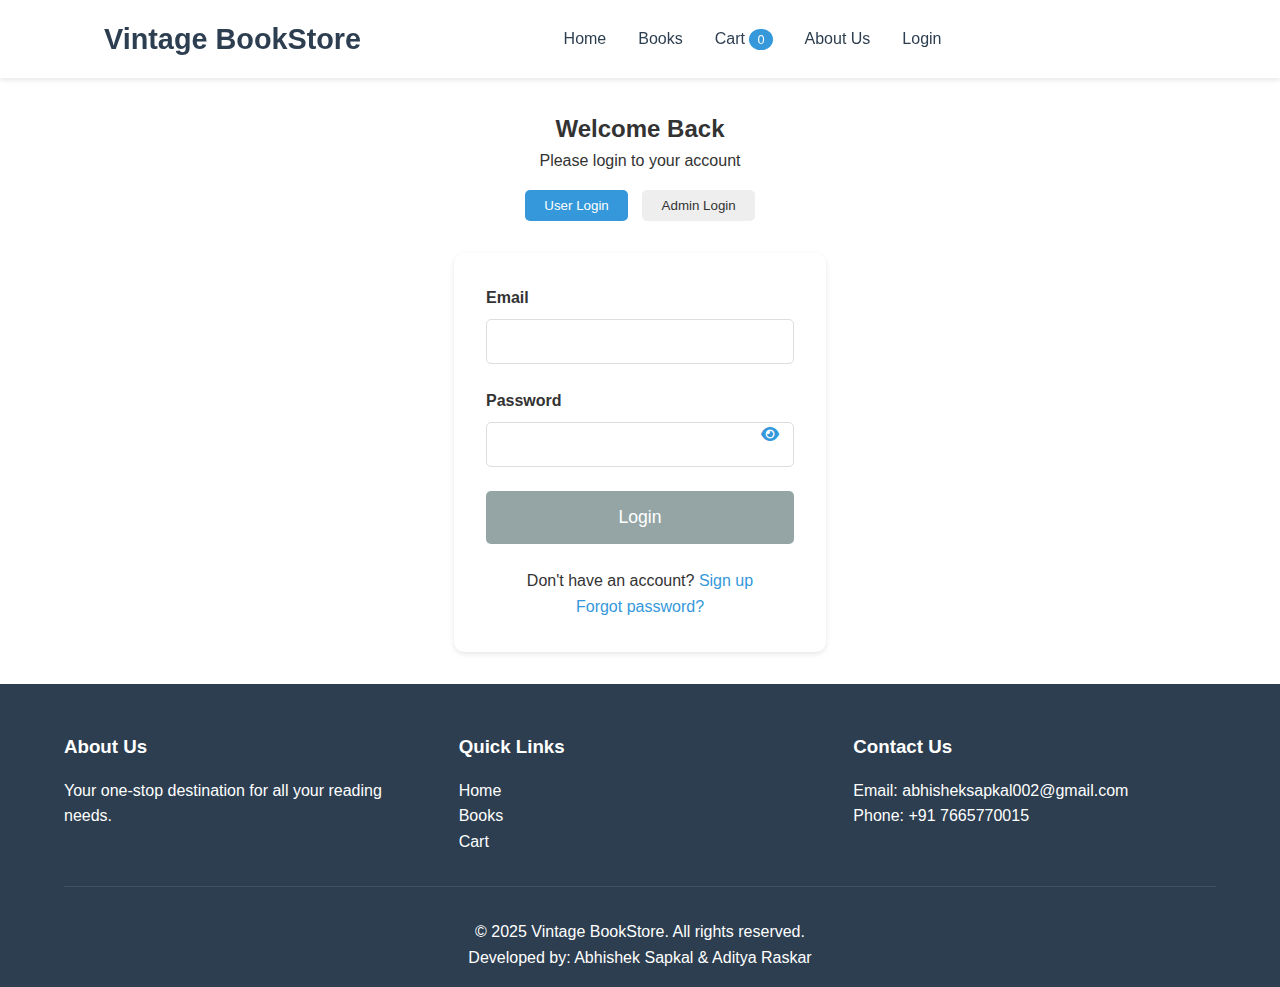
<file: wt/login.html>
<!DOCTYPE html>
<html lang="en">
<head>
    <meta charset="UTF-8">
    <meta name="viewport" content="width=device-width, initial-scale=1.0">
    <title>Login - Vintage BookStore</title>
    <link rel="stylesheet" href="styles.css">
    <link rel="stylesheet" href="https://cdnjs.cloudflare.com/ajax/libs/font-awesome/6.0.0/css/all.min.css">
    <style>
        .login-container {
            padding: 2rem 5%;
            max-width: 500px;
            margin: 0 auto;
        }
        
        .login-header {
            text-align: center;
            margin-bottom: 2rem;
        }
        
        .login-form {
            background: white;
            padding: 2rem;
            border-radius: 10px;
            box-shadow: 0 2px 5px rgba(0,0,0,0.1);
        }
        
        .form-group {
            margin-bottom: 1.5rem;
        }
        
        .form-group label {
            display: block;
            margin-bottom: 0.5rem;
            font-weight: 600;
        }
        
        .form-group input {
            width: 100%;
            padding: 0.8rem;
            border: 1px solid #ddd;
            border-radius: 5px;
            font-size: 1rem;
        }
        
        .login-btn {
            width: 100%;
            padding: 1rem;
            background: #3498db;
            color: white;
            border: none;
            border-radius: 5px;
            font-size: 1.1rem;
            cursor: pointer;
            transition: background-color 0.3s;
        }
        
        .login-btn:hover {
            background: #2980b9;
        }
        
        .form-footer {
            text-align: center;
            margin-top: 1.5rem;
        }
        
        .form-footer a {
            color: #3498db;
            text-decoration: none;
        }
        
        .form-footer a:hover {
            text-decoration: underline;
        }
        
        .error-message {
            color: #e74c3c;
            font-size: 0.95rem;
            margin-top: 0.3rem;
            text-align: left;
            display: none;
        }
        .error-message.active {
            display: block;
        }
        .show-password {
            position: absolute;
            right: 15px;
            top: 38px;
            background: none;
            border: none;
            cursor: pointer;
            color: #3498db;
            font-size: 1rem;
        }
        .login-btn[disabled] {
            background: #95a5a6;
            cursor: not-allowed;
        }
        .login-feedback {
            text-align: center;
            margin-top: 1rem;
            font-size: 1rem;
        }
        .login-feedback.success {
            color: #27ae60;
        }
        .login-feedback.error {
            color: #e74c3c;
        }
        .form-group.password-group {
            position: relative;
        }
    </style>
</head>
<body>
    <header>
        <nav>
            <div class="logo">
                <h1>Vintage BookStore</h1>
            </div>
            <ul class="nav-links">
                <li><a href="index.html">Home</a></li>
                <li><a href="products.html">Books</a></li>
                <li><a href="cart.html">Cart <span id="cart-count">0</span></a></li>
                <li><a href="about.html">About Us</a></li>
                <li><a href="login.html">Login</a></li>
            </ul>
            <div id="user-info" style="float:right; margin-right: 2rem; font-weight: 500; position:relative; cursor:pointer;"></div>
            <div id="user-dropdown" style="display:none; position:absolute; top:60px; right:2rem; background:white; box-shadow:0 2px 8px rgba(0,0,0,0.15); border-radius:8px; min-width:200px; z-index:1000; padding:1rem;">
                <div id="dropdownName" style="font-weight:600;"></div>
                <div id="dropdownEmail" style="font-size:0.95rem; color:#555;"></div>
                <button id="dropdownLogout" style="margin-top:1rem; width:100%; background:#e74c3c; color:white; border:none; border-radius:5px; padding:0.6rem 0; font-size:1rem; cursor:pointer;">Logout</button>
            </div>
        </nav>
    </header>

    <main>
        <div class="login-container">
            <div class="login-header">
                <h2>Welcome Back</h2>
                <p>Please login to your account</p>
                <div style="margin-top:1rem;">
                    <button id="userTab" style="margin-right:10px; padding:0.5rem 1.2rem; border-radius:5px; border:none; background:#3498db; color:white; cursor:pointer;">User Login</button>
                    <button id="adminTab" style="padding:0.5rem 1.2rem; border-radius:5px; border:none; background:#eee; color:#333; cursor:pointer;">Admin Login</button>
                </div>
            </div>
            
            <form class="login-form" id="loginForm" autocomplete="off">
                <div class="form-group">
                    <label for="email">Email</label>
                    <input type="email" id="email" name="email" required>
                    <div class="error-message" id="emailError">Please enter a valid email address</div>
                </div>
                <div class="form-group password-group">
                    <label for="password">Password</label>
                    <input type="password" id="password" name="password" required>
                    <button type="button" class="show-password" id="togglePassword" tabindex="-1"><i class="fa fa-eye"></i></button>
                    <div class="error-message" id="passwordError">Password must be at least 6 characters</div>
                </div>
                <button type="submit" class="login-btn" id="loginBtn" disabled>Login</button>
                <div class="login-feedback" id="loginFeedback"></div>
                <div class="form-footer">
                    <p>Don't have an account? <a href="#" id="showSignup">Sign up</a></p>
                    <p><a href="#">Forgot password?</a></p>
                </div>
            </form>
            <!-- Inline Signup Form (hidden by default) -->
            <form class="login-form" id="signupForm" style="display:none; margin-top:2rem;" autocomplete="off">
                <div class="form-group">
                    <label for="signupName">Full Name</label>
                    <input type="text" id="signupName" name="signupName" required>
                    <div class="error-message" id="signupNameError">Please enter your full name</div>
                </div>
                <div class="form-group">
                    <label for="signupEmail">Email</label>
                    <input type="email" id="signupEmail" name="signupEmail" required>
                    <div class="error-message" id="signupEmailError">Please enter a valid email address</div>
                </div>
                <div class="form-group password-group">
                    <label for="signupPassword">Password</label>
                    <input type="password" id="signupPassword" name="signupPassword" required>
                    <button type="button" class="show-password" id="toggleSignupPassword" tabindex="-1"><i class="fa fa-eye"></i></button>
                    <div class="error-message" id="signupPasswordError">Password must be at least 6 characters</div>
                </div>
                <button type="submit" class="login-btn" id="signupBtn" disabled>Sign Up</button>
                <div class="login-feedback" id="signupFeedback"></div>
                <div class="form-footer">
                    <p>Already have an account? <a href="#" id="showLogin">Login</a></p>
                </div>
            </form>
            <!-- Admin Login Form (hidden by default) -->
            <form class="login-form" id="adminLoginForm" style="display:none; margin-top:2rem;" autocomplete="off">
                <div class="form-group">
                    <label for="adminEmail">Admin Email</label>
                    <input type="email" id="adminEmail" name="adminEmail" required>
                    <div class="error-message" id="adminEmailError">Please enter a valid admin email</div>
                </div>
                <div class="form-group password-group">
                    <label for="adminPassword">Password</label>
                    <input type="password" id="adminPassword" name="adminPassword" required>
                    <button type="button" class="show-password" id="toggleAdminPassword" tabindex="-1"><i class="fa fa-eye"></i></button>
                    <div class="error-message" id="adminPasswordError">Password must be at least 6 characters</div>
                </div>
                <button type="submit" class="login-btn" id="adminLoginBtn">Admin Login</button>
                <div class="login-feedback" id="adminLoginFeedback"></div>
            </form>
        </div>
    </main>

    <footer>
        <div class="footer-content">
            <div class="footer-section">
                <h3>About Us</h3>
                <p>Your one-stop destination for all your reading needs.</p>
            </div>
            <div class="footer-section">
                <h3>Quick Links</h3>
                <ul>
                    <li><a href="index.html">Home</a></li>
                    <li><a href="products.html">Books</a></li>
                    <li><a href="cart.html">Cart</a></li>
                </ul>
            </div>
            <div class="footer-section">
                <h3>Contact Us</h3>
                <p>Email: abhisheksapkal002@gmail.com</p>
                <p>Phone: +91 7665770015</p>
            </div>
        </div>
        <div class="footer-bottom">
            <p>&copy; 2025 Vintage BookStore. All rights reserved.</p>
            <p>Developed by: Abhishek Sapkal & Aditya Raskar</p>
        </div>
    </footer>

    <script src="script.js"></script>
    <script>
        document.addEventListener('DOMContentLoaded', function() {
            const loginForm = document.getElementById('loginForm');
            const emailInput = document.getElementById('email');
            const passwordInput = document.getElementById('password');
            const loginBtn = document.getElementById('loginBtn');
            const emailError = document.getElementById('emailError');
            const passwordError = document.getElementById('passwordError');
            const loginFeedback = document.getElementById('loginFeedback');
            const togglePassword = document.getElementById('togglePassword');

            function validateEmail(email) {
                return /^[^\s@]+@[^\s@]+\.[^\s@]+$/.test(email);
            }
            function validatePassword(password) {
                return password.length >= 6;
            }
            function updateButtonState() {
                if (validateEmail(emailInput.value) && validatePassword(passwordInput.value)) {
                    loginBtn.disabled = false;
                } else {
                    loginBtn.disabled = true;
                }
            }
            emailInput.addEventListener('input', function() {
                if (!validateEmail(emailInput.value)) {
                    emailError.classList.add('active');
                } else {
                    emailError.classList.remove('active');
                }
                updateButtonState();
            });
            passwordInput.addEventListener('input', function() {
                if (!validatePassword(passwordInput.value)) {
                    passwordError.classList.add('active');
                } else {
                    passwordError.classList.remove('active');
                }
                updateButtonState();
            });
            togglePassword.addEventListener('click', function() {
                if (passwordInput.type === 'password') {
                    passwordInput.type = 'text';
                    togglePassword.innerHTML = '<i class="fa fa-eye-slash"></i>';
                } else {
                    passwordInput.type = 'password';
                    togglePassword.innerHTML = '<i class="fa fa-eye"></i>';
                }
            });
            loginForm.addEventListener('submit', function(e) {
                e.preventDefault();
                loginBtn.disabled = true;
                loginFeedback.textContent = 'Logging in...';
                loginFeedback.className = 'login-feedback';
                setTimeout(function() {
                    // Get stored credentials from localStorage
                    const storedEmail = localStorage.getItem('userEmail');
                    const storedPassword = localStorage.getItem('userPassword');
                    if (
                        emailInput.value === storedEmail &&
                        passwordInput.value === storedPassword
                    ) {
                        loginFeedback.textContent = 'Login successful!';
                        loginFeedback.className = 'login-feedback success';
                        setTimeout(function() {
                            window.location.href = 'customer.html';
                        }, 1000);
                    } else {
                        loginFeedback.textContent = 'Invalid email or password.';
                        loginFeedback.className = 'login-feedback error';
                        loginBtn.disabled = false;
                    }
                }, 1200);
            });

            // Signup modal logic
            const showSignup = document.getElementById('showSignup');
            const showLogin = document.getElementById('showLogin');
            const signupForm = document.getElementById('signupForm');
            showSignup.addEventListener('click', function(e) {
                e.preventDefault();
                loginForm.style.display = 'none';
                signupForm.style.display = 'block';
            });
            showLogin.addEventListener('click', function(e) {
                e.preventDefault();
                signupForm.style.display = 'none';
                loginForm.style.display = 'block';
            });
            // Signup form validation and logic
            const signupName = document.getElementById('signupName');
            const signupEmail = document.getElementById('signupEmail');
            const signupPassword = document.getElementById('signupPassword');
            const signupBtn = document.getElementById('signupBtn');
            const signupNameError = document.getElementById('signupNameError');
            const signupEmailError = document.getElementById('signupEmailError');
            const signupPasswordError = document.getElementById('signupPasswordError');
            const signupFeedback = document.getElementById('signupFeedback');
            const toggleSignupPassword = document.getElementById('toggleSignupPassword');
            function validateSignupName(name) {
                return name.trim().length > 0;
            }
            function validateSignupEmail(email) {
                return /^[^\s@]+@[^\s@]+\.[^\s@]+$/.test(email);
            }
            function validateSignupPassword(password) {
                return password.length >= 6;
            }
            function updateSignupButtonState() {
                if (validateSignupName(signupName.value) && validateSignupEmail(signupEmail.value) && validateSignupPassword(signupPassword.value)) {
                    signupBtn.disabled = false;
                } else {
                    signupBtn.disabled = true;
                }
            }
            signupName.addEventListener('input', function() {
                if (!validateSignupName(signupName.value)) {
                    signupNameError.classList.add('active');
                } else {
                    signupNameError.classList.remove('active');
                }
                updateSignupButtonState();
            });
            signupEmail.addEventListener('input', function() {
                if (!validateSignupEmail(signupEmail.value)) {
                    signupEmailError.classList.add('active');
                } else {
                    signupEmailError.classList.remove('active');
                }
                updateSignupButtonState();
            });
            signupPassword.addEventListener('input', function() {
                if (!validateSignupPassword(signupPassword.value)) {
                    signupPasswordError.classList.add('active');
                } else {
                    signupPasswordError.classList.remove('active');
                }
                updateSignupButtonState();
            });
            toggleSignupPassword.addEventListener('click', function() {
                if (signupPassword.type === 'password') {
                    signupPassword.type = 'text';
                    toggleSignupPassword.innerHTML = '<i class="fa fa-eye-slash"></i>';
                } else {
                    signupPassword.type = 'password';
                    toggleSignupPassword.innerHTML = '<i class="fa fa-eye"></i>';
                }
            });
            signupForm.addEventListener('submit', function(e) {
                e.preventDefault();
                signupBtn.disabled = true;
                signupFeedback.textContent = 'Signing up...';
                signupFeedback.className = 'login-feedback';
                setTimeout(function() {
                    localStorage.setItem('userName', signupName.value);
                    localStorage.setItem('userEmail', signupEmail.value);
                    localStorage.setItem('userPassword', signupPassword.value);
                    signupFeedback.textContent = 'Signup successful! You can now login.';
                    signupFeedback.className = 'login-feedback success';
                    setTimeout(function() {
                        signupForm.style.display = 'none';
                        loginForm.style.display = 'block';
                    }, 1500);
                }, 1200);
            });

            // User info in nav
            const userInfoDiv = document.getElementById('user-info');
            const userDropdown = document.getElementById('user-dropdown');
            const userName = localStorage.getItem('userName');
            const userEmail = localStorage.getItem('userEmail');
            if (userName || userEmail) {
                userInfoDiv.innerHTML = '<i class="fa fa-user" style="margin-right:6px;"></i>' + (userName ? userName : userEmail);
                // Fill dropdown info
                document.getElementById('dropdownName').textContent = userName ? userName : '';
                document.getElementById('dropdownEmail').textContent = userEmail ? userEmail : '';
                // Show/hide dropdown on click
                userInfoDiv.addEventListener('click', function(e) {
                    e.stopPropagation();
                    userDropdown.style.display = userDropdown.style.display === 'block' ? 'none' : 'block';
                });
                // Hide dropdown when clicking outside
                document.addEventListener('click', function(e) {
                    if (userDropdown.style.display === 'block') {
                        userDropdown.style.display = 'none';
                    }
                });
                // Logout button logic
                document.getElementById('dropdownLogout').addEventListener('click', function() {
                    localStorage.removeItem('userName');
                    localStorage.removeItem('userEmail');
                    localStorage.removeItem('userPassword');
                    userInfoDiv.textContent = '';
                    userDropdown.style.display = 'none';
                    window.location.reload();
                });
            } else {
                userInfoDiv.textContent = '';
            }

            // Admin/User tab logic
            const userTab = document.getElementById('userTab');
            const adminTab = document.getElementById('adminTab');
            const adminLoginForm = document.getElementById('adminLoginForm');
            userTab.addEventListener('click', function() {
                userTab.style.background = '#3498db';
                userTab.style.color = 'white';
                adminTab.style.background = '#eee';
                adminTab.style.color = '#333';
                loginForm.style.display = '';
                adminLoginForm.style.display = 'none';
                signupForm.style.display = 'none';
            });
            adminTab.addEventListener('click', function() {
                adminTab.style.background = '#3498db';
                adminTab.style.color = 'white';
                userTab.style.background = '#eee';
                userTab.style.color = '#333';
                loginForm.style.display = 'none';
                adminLoginForm.style.display = '';
                signupForm.style.display = 'none';
            });
            // Show user login by default
            userTab.click();
            // Admin show/hide password
            document.getElementById('toggleAdminPassword').addEventListener('click', function() {
                const pwd = document.getElementById('adminPassword');
                pwd.type = pwd.type === 'password' ? 'text' : 'password';
                this.innerHTML = pwd.type === 'password' ? '<i class="fa fa-eye"></i>' : '<i class="fa fa-eye-slash"></i>';
            });
            // Admin login logic (demo: hardcoded email/password)
            document.getElementById('adminLoginForm').addEventListener('submit', function(e) {
                e.preventDefault();
                const email = document.getElementById('adminEmail').value.trim();
                const password = document.getElementById('adminPassword').value;
                const feedback = document.getElementById('adminLoginFeedback');
                // Demo admin credentials
                const adminEmail = 'admin@bookstore.com';
                const adminPassword = 'admin123';
                if (email === adminEmail && password === adminPassword) {
                    feedback.textContent = 'Admin login successful! Redirecting...';
                    feedback.className = 'login-feedback success';
                    setTimeout(() => {
                        window.location.href = 'admin.html';
                    }, 1200);
                } else {
                    feedback.textContent = 'Invalid admin credentials.';
                    feedback.className = 'login-feedback error';
                }
            });
        });
    </script>
</body>
</html>
</file>
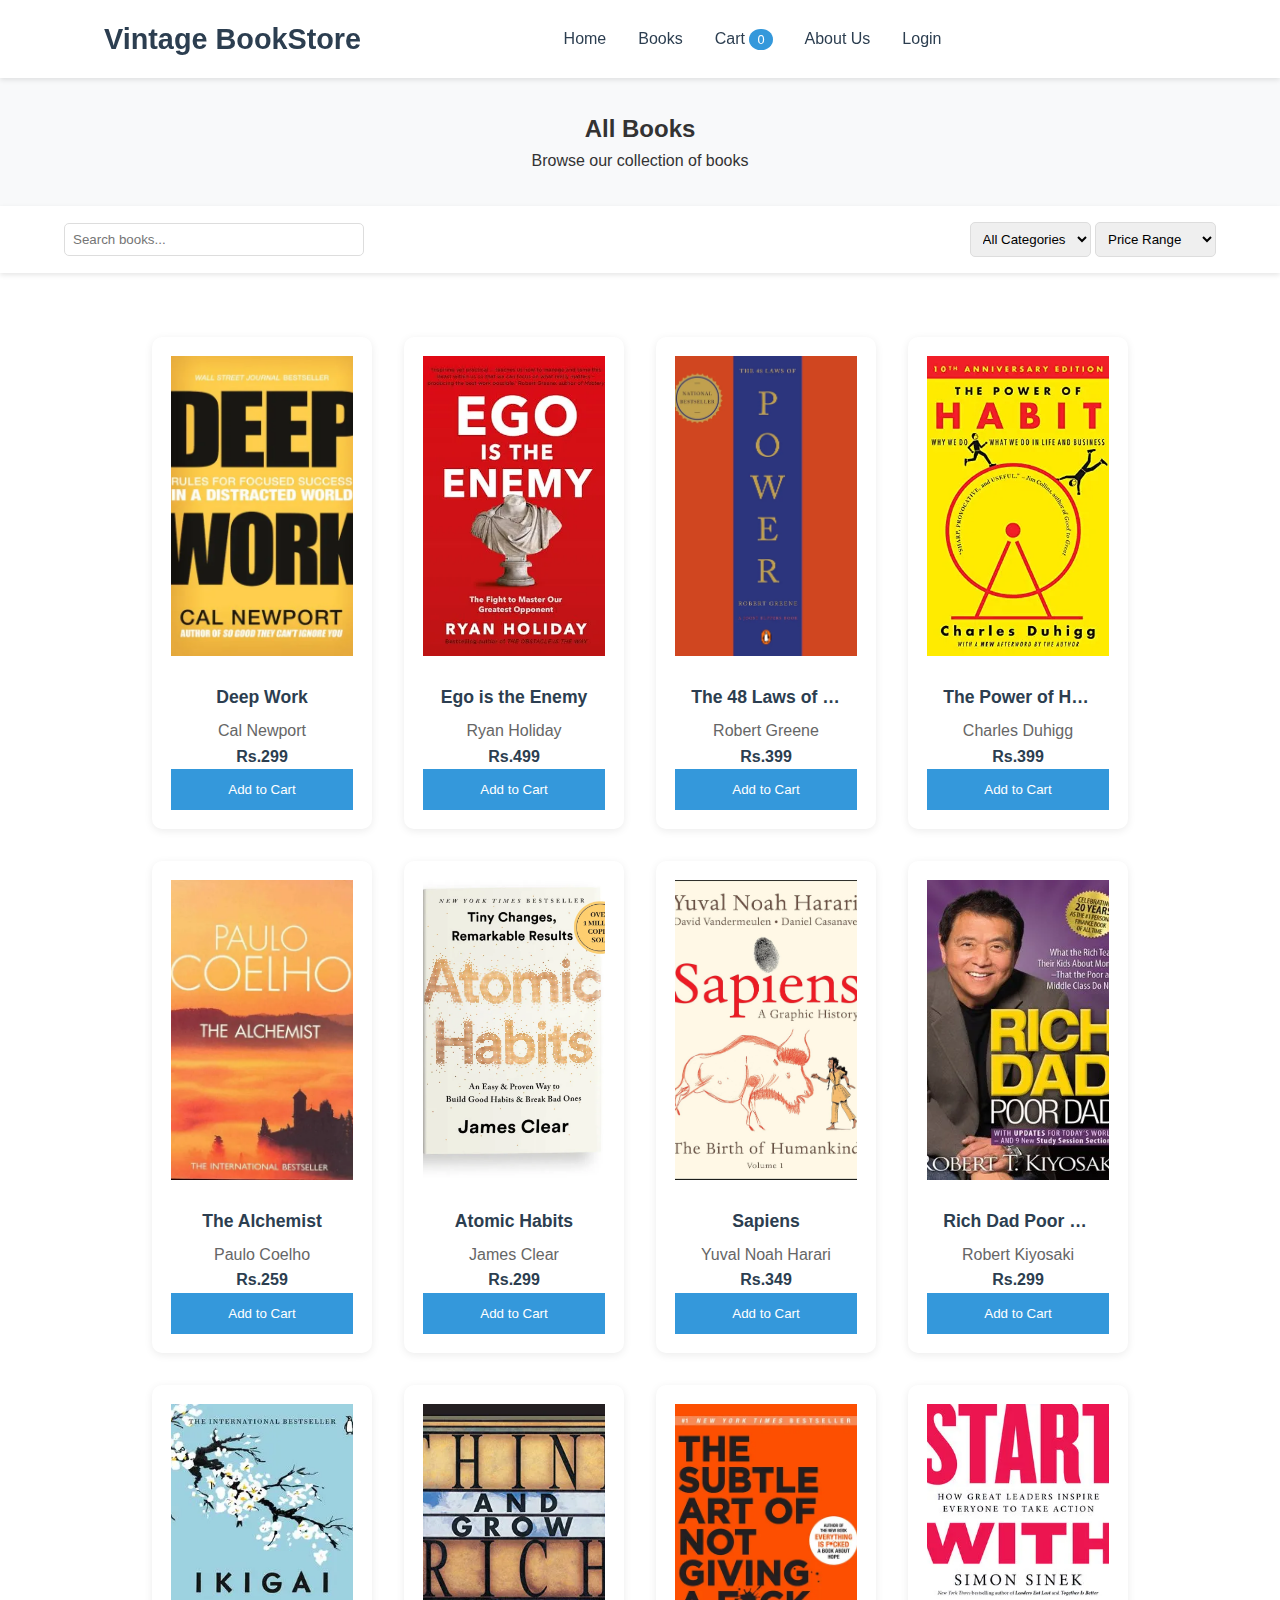
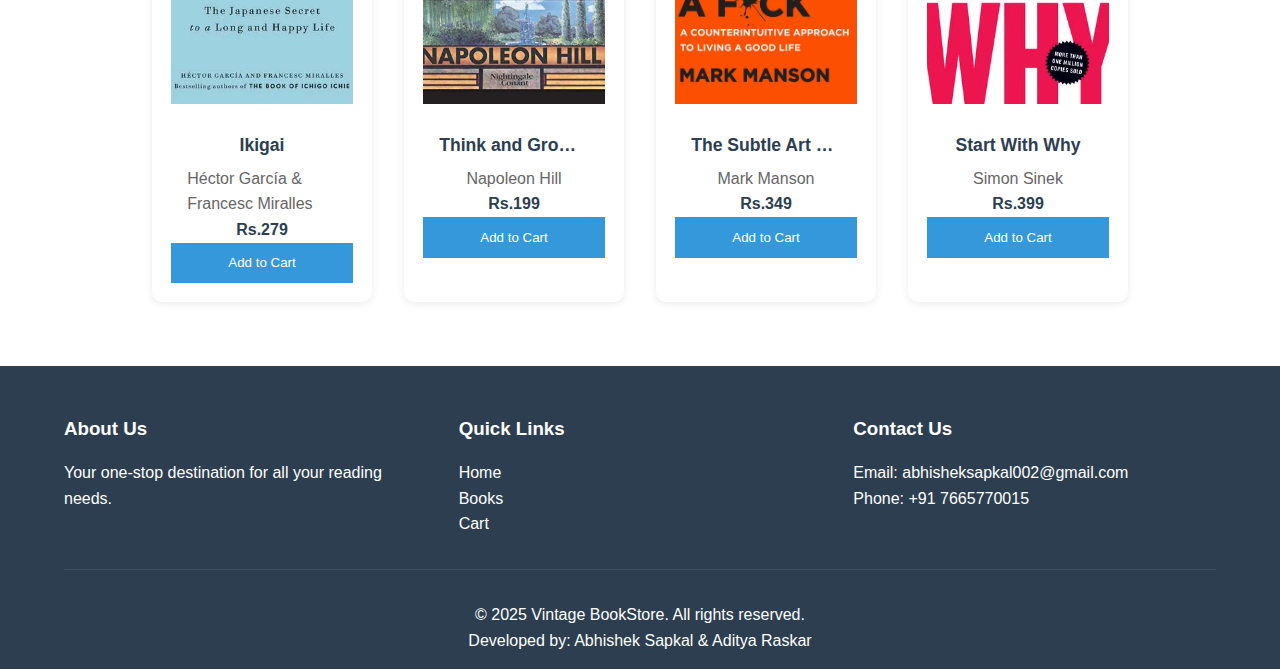
<file: wt/products.html>
<!DOCTYPE html>
<html lang="en">
<head>
    <meta charset="UTF-8">
    <meta name="viewport" content="width=device-width, initial-scale=1.0">
    <title>Books - Vintage BookStore</title>
    <link rel="stylesheet" href="styles.css">
    <link rel="stylesheet" href="https://cdnjs.cloudflare.com/ajax/libs/font-awesome/6.0.0/css/all.min.css">
    <style>
        .products-header {
            padding: 2rem 5%;
            background-color: #f8f9fa;
            text-align: center;
        }
        
        .filter-section {
            display: flex;
            justify-content: space-between;
            align-items: center;
            padding: 1rem 5%;
            background-color: white;
            box-shadow: 0 2px 5px rgba(0,0,0,0.1);
        }
        
        .filter-section select {
            padding: 0.5rem;
            border: 1px solid #ddd;
            border-radius: 5px;
        }
        
        .search-box {
            padding: 0.5rem;
            border: 1px solid #ddd;
            border-radius: 5px;
            width: 300px;
        }

        /* Add notification styles */
        .notification {
            position: fixed;
            top: 10px;
            right: 10px;
            background-color: #2ecc71;
            color: white;
            padding: 8px 12px;
            border-radius: 3px;
            box-shadow: 0 2px 5px rgba(0,0,0,0.2);
            display: none;
            z-index: 1000;
            animation: slideIn 0.5s ease-out;
            font-size: 13px;
            max-width: 200px;
        }

        @keyframes slideIn {
            from {
                transform: translateX(100%);
                opacity: 0;
            }
            to {
                transform: translateX(0);
                opacity: 1;
            }
        }

        .notification.show {
            display: block;
        }

        .book-grid {
            display: flex;
            flex-wrap: wrap;
            gap: 2rem;
            justify-content: center;
        }
        .book-card {
            background: #fff;
            border-radius: 10px;
            box-shadow: 0 2px 8px rgba(0,0,0,0.08);
            padding: 1.2rem;
            width: 220px;
            min-height: 370px;
            display: flex;
            flex-direction: column;
            align-items: center;
            transition: box-shadow 0.2s;
        }
        .book-card h3 {
            font-size: 1.1rem;
            color: #2c3e50;
            margin: 0.7rem 0 0.3rem 0;
            text-align: center;
            max-height: 2.6em;
            overflow: hidden;
            text-overflow: ellipsis;
            white-space: nowrap;
            width: 100%;
        }
    </style>
</head>
<body>
    <header>
        <nav>
            <div class="logo">
                <h1>Vintage BookStore</h1>
            </div>
            <ul class="nav-links">
                <li><a href="index.html">Home</a></li>
                <li><a href="products.html">Books</a></li>
                <li><a href="cart.html">Cart <span id="cart-count">0</span></a></li>
                <li><a href="about.html">About Us</a></li>
                <li><a href="login.html">Login</a></li>
            </ul>
            <div id="user-info" style="float:right; margin-right: 2rem; font-weight: 500; position:relative; cursor:pointer;"></div>
            <div id="user-dropdown" style="display:none; position:absolute; top:60px; right:2rem; background:white; box-shadow:0 2px 8px rgba(0,0,0,0.15); border-radius:8px; min-width:200px; z-index:1000; padding:1rem;">
                <div id="dropdownName" style="font-weight:600;"></div>
                <div id="dropdownEmail" style="font-size:0.95rem; color:#555;"></div>
                <button id="dropdownLogout" style="margin-top:1rem; width:100%; background:#e74c3c; color:white; border:none; border-radius:5px; padding:0.6rem 0; font-size:1rem; cursor:pointer;">Logout</button>
            </div>
        </nav>
    </header>

    <main>
        <section class="products-header">
            <h2>All Books</h2>
            <p>Browse our collection of books</p>
        </section>

        <section class="filter-section">
            <div class="search-container">
                <input type="text" class="search-box" placeholder="Search books...">
            </div>
            <div class="filters">
                <select id="category-filter">
                    <option value="">All Categories</option>
                    <option value="fiction">Fiction</option>
                    <option value="education">Education</option>
                    <option value="children">Children</option>
                    <option value="science">Science</option>
                </select>
                <select id="price-filter">
                    <option value="">Price Range</option>
                    <option value="0-225">Under Rs.225</option>
                    <option value="225-450">Rs.225 - 450</option>
                    <option value="450+">Over Rs.450</option>
                </select>
            </div>
        </section>

        <section class="featured-books">
            <div class="book-grid">
                <div class="book-card">
                    <img src="image\deep work.webp" alt="Book Cover">
                    <h3>Deep Work</h3>
                    <p class="author">Cal Newport</p>
                    <p class="price">Rs.299</p>
                    <button class="add-to-cart">Add to Cart</button>
                </div>
                <div class="book-card">
                    <img src="image\ego is the enemy.webp" alt="Book Cover">
                    <h3>Ego is the Enemy</h3>
                    <p class="author">Ryan Holiday</p>
                    <p class="price">Rs.499</p>
                    <button class="add-to-cart">Add to Cart</button>
                </div>
                <div class="book-card">
                    <img src="image\48 laws of power.webp" alt="Book Cover">
                    <h3>The 48 Laws of Power</h3>
                    <p class="author">Robert Greene</p>
                    <p class="price">Rs.399</p>
                    <button class="add-to-cart">Add to Cart</button>
                </div>
                <div class="book-card">
                    <img src="image\power of habit.webp" alt="Book Cover">
                    <h3>The Power of Habit</h3>
                    <p class="author">Charles Duhigg</p>
                    <p class="price">Rs.399</p>
                    <button class="add-to-cart">Add to Cart</button>
                </div>
                <div class="book-card">
                    <img src="image\alchemist.webp" alt="Book Cover">
                    <h3>The Alchemist</h3>
                    <p class="author">Paulo Coelho</p>
                    <p class="price">Rs.259</p>
                    <button class="add-to-cart">Add to Cart</button>
                </div>
                <div class="book-card">
                    <img src="image\atomic habits.webp" alt="Book Cover">
                    <h3>Atomic Habits</h3>
                    <p class="author">James Clear</p>
                    <p class="price">Rs.299</p>
                    <button class="add-to-cart">Add to Cart</button>
                </div>
                <div class="book-card">
                    <img src="image\sapiens.jpg" alt="Book Cover">
                    <h3>Sapiens</h3>
                    <p class="author">Yuval Noah Harari</p>
                    <p class="price">Rs.349</p>
                    <button class="add-to-cart">Add to Cart</button>
                </div>
                <div class="book-card">
                    <img src="image\rich dad poor dad.webp" alt="Book Cover">
                    <h3>Rich Dad Poor Dad</h3>
                    <p class="author">Robert Kiyosaki</p>
                    <p class="price">Rs.299</p>
                    <button class="add-to-cart">Add to Cart</button>
                </div>
                <div class="book-card">
                    <img src="image\ikigai.webp" alt="Book Cover">
                    <h3>Ikigai</h3>
                    <p class="author">Héctor García & Francesc Miralles</p>
                    <p class="price">Rs.279</p>
                    <button class="add-to-cart">Add to Cart</button>
                </div>
                <div class="book-card">
                    <img src="image\thinka nd grow rich.webp" alt="Book Cover">
                    <h3>Think and Grow Rich</h3>
                    <p class="author">Napoleon Hill</p>
                    <p class="price">Rs.199</p>
                    <button class="add-to-cart">Add to Cart</button>
                </div>
                <div class="book-card">
                    <img src="image\the subtle art.webp" alt="Book Cover">
                    <h3>The Subtle Art of Not Giving a F*ck</h3>
                    <p class="author">Mark Manson</p>
                    <p class="price">Rs.349</p>
                    <button class="add-to-cart">Add to Cart</button>
                </div>
                <div class="book-card">
                    <img src="image\start with why.webp" alt="Book Cover">
                    <h3>Start With Why</h3>
                    <p class="author">Simon Sinek</p>
                    <p class="price">Rs.399</p>
                    <button class="add-to-cart">Add to Cart</button>
                </div>
            </div>
        </section>
    </main>

    <!-- Add notification element -->
    <div class="notification" id="notification"></div>

    <footer>
        <div class="footer-content">
            <div class="footer-section">
                <h3>About Us</h3>
                <p>Your one-stop destination for all your reading needs.</p>
            </div>
            <div class="footer-section">
                <h3>Quick Links</h3>
                <ul>
                    <li><a href="index.html">Home</a></li>
                    <li><a href="products.html">Books</a></li>
                    <li><a href="cart.html">Cart</a></li>
                </ul>
            </div>
            <div class="footer-section">
                <h3>Contact Us</h3>
                <p>Email: abhisheksapkal002@gmail.com</p>
                <p>Phone: +91 7665770015</p>
            </div>
        </div>
        <div class="footer-bottom">
            <p>&copy; 2025 Vintage BookStore. All rights reserved.</p>
            <p>Developed by: Abhishek Sapkal & Aditya Raskar</p>
        </div>
    </footer>

    <script src="script.js"></script>
    <script>
        document.addEventListener('DOMContentLoaded', function() {
            const priceFilter = document.getElementById('price-filter');
            const bookCards = document.querySelectorAll('.book-card');
            const notification = document.getElementById('notification');
            const searchBox = document.querySelector('.search-box');
            
            // Function to show notification
            function showNotification(message) {
                notification.textContent = message;
                notification.classList.add('show');
                setTimeout(() => {
                    notification.classList.remove('show');
                }, 3000);
            }
            
            // Search functionality
            searchBox.addEventListener('input', function() {
                const searchTerm = this.value.toLowerCase();
                bookCards.forEach(card => {
                    const title = card.querySelector('h3').textContent.toLowerCase();
                    const author = card.querySelector('.author').textContent.toLowerCase();
                    if (title.includes(searchTerm) || author.includes(searchTerm)) {
                        card.style.display = 'block';
                    } else {
                        card.style.display = 'none';
                    }
                });
            });
            
            // Price filter functionality
            priceFilter.addEventListener('change', function() {
                const selectedPrice = this.value;
                
                bookCards.forEach(card => {
                    const priceText = card.querySelector('.price').textContent;
                    const price = parseFloat(priceText.replace('Rs.', '').trim());
                    let shouldShow = true;
                    
                    if (selectedPrice === '0-225' && price >= 225) {
                        shouldShow = false;
                    } else if (selectedPrice === '225-450' && (price < 225 || price > 450)) {
                        shouldShow = false;
                    } else if (selectedPrice === '450+' && price <= 450) {
                        shouldShow = false;
                    }
                    
                    card.style.display = shouldShow ? 'block' : 'none';
                });
            });
            
            // Add to cart functionality - Modified to prevent double addition
            bookCards.forEach(card => {
                const addToCartBtn = card.querySelector('.add-to-cart');
                // Remove any existing event listeners
                const newAddToCartBtn = addToCartBtn.cloneNode(true);
                addToCartBtn.parentNode.replaceChild(newAddToCartBtn, addToCartBtn);
                
                newAddToCartBtn.addEventListener('click', function() {
                    const title = card.querySelector('h3').textContent;
                    const price = card.querySelector('.price').textContent;
                    const image = card.querySelector('img').src;
                    
                    // Get existing cart or create new one
                    let cart = JSON.parse(localStorage.getItem('cart')) || [];
                    
                    // Check if item already exists in cart
                    const existingItem = cart.find(item => item.title === title);
                    
                    if (existingItem) {
                        existingItem.quantity += 1;
                    } else {
                        cart.push({
                            title: title,
                            price: price,
                            image: image,
                            quantity: 1
                        });
                    }
                    
                    // Save cart to localStorage
                    localStorage.setItem('cart', JSON.stringify(cart));
                    
                    // Update cart count
                    updateCartCount();
                    
                    // Show notification instead of alert
                    showNotification(`${title} added to cart!`);
                });
            });
            
            // Update cart count
            function updateCartCount() {
                const cart = JSON.parse(localStorage.getItem('cart')) || [];
                const totalItems = cart.reduce((sum, item) => sum + item.quantity, 0);
                document.getElementById('cart-count').textContent = totalItems;
            }
            
            // Initial cart count update
            updateCartCount();
        });

        // User info in nav
        document.addEventListener('DOMContentLoaded', function() {
            const userInfoDiv = document.getElementById('user-info');
            const userDropdown = document.getElementById('user-dropdown');
            const userName = localStorage.getItem('userName');
            const userEmail = localStorage.getItem('userEmail');
            if (userName || userEmail) {
                userInfoDiv.innerHTML = '<i class="fa fa-user" style="margin-right:6px;"></i>' + (userName ? userName : userEmail);
                // Fill dropdown info
                document.getElementById('dropdownName').textContent = userName ? userName : '';
                document.getElementById('dropdownEmail').textContent = userEmail ? userEmail : '';
                // Show/hide dropdown on click
                userInfoDiv.addEventListener('click', function(e) {
                    e.stopPropagation();
                    userDropdown.style.display = userDropdown.style.display === 'block' ? 'none' : 'block';
                });
                // Hide dropdown when clicking outside
                document.addEventListener('click', function(e) {
                    if (userDropdown.style.display === 'block') {
                        userDropdown.style.display = 'none';
                    }
                });
                // Logout button logic
                document.getElementById('dropdownLogout').addEventListener('click', function() {
                    localStorage.removeItem('userName');
                    localStorage.removeItem('userEmail');
                    localStorage.removeItem('userPassword');
                    userInfoDiv.textContent = '';
                    userDropdown.style.display = 'none';
                    window.location.reload();
                });
            } else {
                userInfoDiv.textContent = '';
            }
        });
    </script>
</body>
</html>
</file>
<file: wt/styles.css>
/* Reset and Base Styles */
* {
    margin: 0;
    padding: 0;
    box-sizing: border-box;
}

body {
    font-family: 'Segoe UI', Tahoma, Geneva, Verdana, sans-serif;
    line-height: 1.6;
    color: #333;
}

/* Header and Navigation */
header {
    background-color: #fff;
    box-shadow: 0 2px 5px rgba(0,0,0,0.1);
    position: sticky;
    top: 0;
    z-index: 100;
}

nav {
    display: flex;
    justify-content: space-between;
    align-items: center;
    padding: 1rem 5%;
    max-width: 1200px;
    margin: 0 auto;
}

.logo h1 {
    color: #2c3e50;
    font-size: 1.8rem;
}

.nav-links {
    display: flex;
    list-style: none;
    gap: 2rem;
}

.nav-links a {
    text-decoration: none;
    color: #2c3e50;
    font-weight: 500;
    transition: color 0.3s;
}

.nav-links a:hover {
    color: #3498db;
}

#cart-count {
    background-color: #3498db;
    color: white;
    padding: 0.2rem 0.5rem;
    border-radius: 50%;
    font-size: 0.8rem;
    transition: all 0.3s ease;
}

#cart-count.updated {
    transform: scale(1.2);
    background-color: #27ae60;
}

/* Hero Section */
.hero {
    background: linear-gradient(rgba(0,0,0,0.5), rgba(0,0,0,0.5)), url('https://images.unsplash.com/photo-1507842217343-583bb7270b66?ixlib=rb-1.2.1&auto=format&fit=crop&w=1350&q=80');
    background-size: cover;
    background-position: center;
    height: 60vh;
    display: flex;
    align-items: center;
    justify-content: center;
    text-align: center;
    color: white;
}

.hero-content {
    max-width: 800px;
    padding: 0 2rem;
}

.hero h2 {
    font-size: 3rem;
    margin-bottom: 1rem;
}

.hero p {
    font-size: 1.2rem;
    margin-bottom: 2rem;
}

.btn {
    display: inline-block;
    padding: 1rem 2rem;
    background-color: #3498db;
    color: white;
    text-decoration: none;
    border-radius: 5px;
    transition: background-color 0.3s;
}

.btn:hover {
    background-color: #2980b9;
}

/* Featured Books Section */
.featured-books {
    padding: 4rem 5%;
    max-width: 1200px;
    margin: 0 auto;
}

.featured-books h2 {
    text-align: center;
    margin-bottom: 2rem;
    color: #2c3e50;
}

.book-grid {
    display: grid;
    grid-template-columns: repeat(auto-fit, minmax(250px, 1fr));
    gap: 2rem;
}

.book-card {
    background: white;
    border-radius: 10px;
    overflow: hidden;
    box-shadow: 0 3px 10px rgba(0,0,0,0.1);
    transition: transform 0.3s;
}

.book-card:hover {
    transform: translateY(-5px);
}

.book-card img {
    width: 100%;
    height: 300px;
    object-fit: cover;
}

.book-card h3 {
    padding: 1rem;
    font-size: 1.2rem;
}

.book-card .author {
    padding: 0 1rem;
    color: #666;
}

.book-card .price {
    padding: 0 1rem;
    font-weight: bold;
    color: #2c3e50;
}

/* Add to Cart Button Animation */
.add-to-cart {
    width: 100%;
    padding: 0.8rem;
    background-color: #3498db;
    color: white;
    border: none;
    cursor: pointer;
    transition: all 0.3s ease;
    position: relative;
    overflow: hidden;
}

.add-to-cart:hover {
    background-color: #2980b9;
    transform: translateY(-2px);
}

.add-to-cart:active {
    transform: translateY(0);
}

.add-to-cart.clicked {
    background-color: #27ae60;
    transform: scale(0.95);
}

.add-to-cart:disabled {
    background-color: #95a5a6;
    cursor: not-allowed;
}

/* Cart Count Animation */
#cart-count {
    background-color: #3498db;
    color: white;
    padding: 0.2rem 0.5rem;
    border-radius: 50%;
    font-size: 0.8rem;
    transition: all 0.3s ease;
}

#cart-count.updated {
    transform: scale(1.2);
    background-color: #27ae60;
}

/* Notification Animation */
@keyframes slideIn {
    from { transform: translateX(100%); opacity: 0; }
    to { transform: translateX(0); opacity: 1; }
}

@keyframes slideOut {
    from { transform: translateX(0); opacity: 1; }
    to { transform: translateX(100%); opacity: 0; }
}

.notification {
    position: fixed;
    bottom: 20px;
    right: 20px;
    background-color: #3498db;
    color: white;
    padding: 1rem 2rem;
    border-radius: 5px;
    box-shadow: 0 2px 5px rgba(0,0,0,0.2);
    z-index: 1000;
    animation: slideIn 0.5s ease-out;
}

/* Cart Item Animation */
.cart-item {
    transition: all 0.3s ease;
}

.cart-item:hover {
    transform: translateY(-2px);
    box-shadow: 0 4px 8px rgba(0,0,0,0.1);
}

/* Quantity Controls Animation */
.quantity-controls button {
    transition: all 0.2s ease;
}

.quantity-controls button:hover {
    background-color: #2980b9;
    transform: scale(1.1);
}

.quantity-controls button:active {
    transform: scale(0.95);
}

/* Remove Item Animation */
.remove-item {
    transition: all 0.2s ease;
}

.remove-item:hover {
    transform: scale(1.2);
    color: #c0392b;
}

/* Categories Section */
.categories {
    padding: 4rem 5%;
    background-color: #f8f9fa;
}

.categories h2 {
    text-align: center;
    margin-bottom: 2rem;
    color: #2c3e50;
}

.category-grid {
    display: grid;
    grid-template-columns: repeat(auto-fit, minmax(200px, 1fr));
    gap: 2rem;
    max-width: 1200px;
    margin: 0 auto;
}

.category-card {
    background: white;
    padding: 2rem;
    text-align: center;
    border-radius: 10px;
    box-shadow: 0 3px 10px rgba(0,0,0,0.1);
    transition: transform 0.3s;
}

.category-card:hover {
    transform: translateY(-5px);
}

.category-card i {
    font-size: 2.5rem;
    color: #3498db;
    margin-bottom: 1rem;
}

/* Footer */
footer {
    background-color: #2c3e50;
    color: white;
    padding: 3rem 5% 1rem;
}

.footer-content {
    display: grid;
    grid-template-columns: repeat(auto-fit, minmax(250px, 1fr));
    gap: 2rem;
    max-width: 1200px;
    margin: 0 auto;
}

.footer-section h3 {
    margin-bottom: 1rem;
}

.footer-section ul {
    list-style: none;
}

.footer-section a {
    color: white;
    text-decoration: none;
    transition: color 0.3s;
}

.footer-section a:hover {
    color: #3498db;
}

.footer-bottom {
    text-align: center;
    margin-top: 2rem;
    padding-top: 2rem;
    border-top: 1px solid rgba(255,255,255,0.1);
}

/* Responsive Design */
@media (max-width: 768px) {
    nav {
        flex-direction: column;
        gap: 1rem;
    }

    .nav-links {
        flex-direction: column;
        text-align: center;
        gap: 1rem;
    }

    .hero h2 {
        font-size: 2rem;
    }

    .hero p {
        font-size: 1rem;
    }
}
</file>
